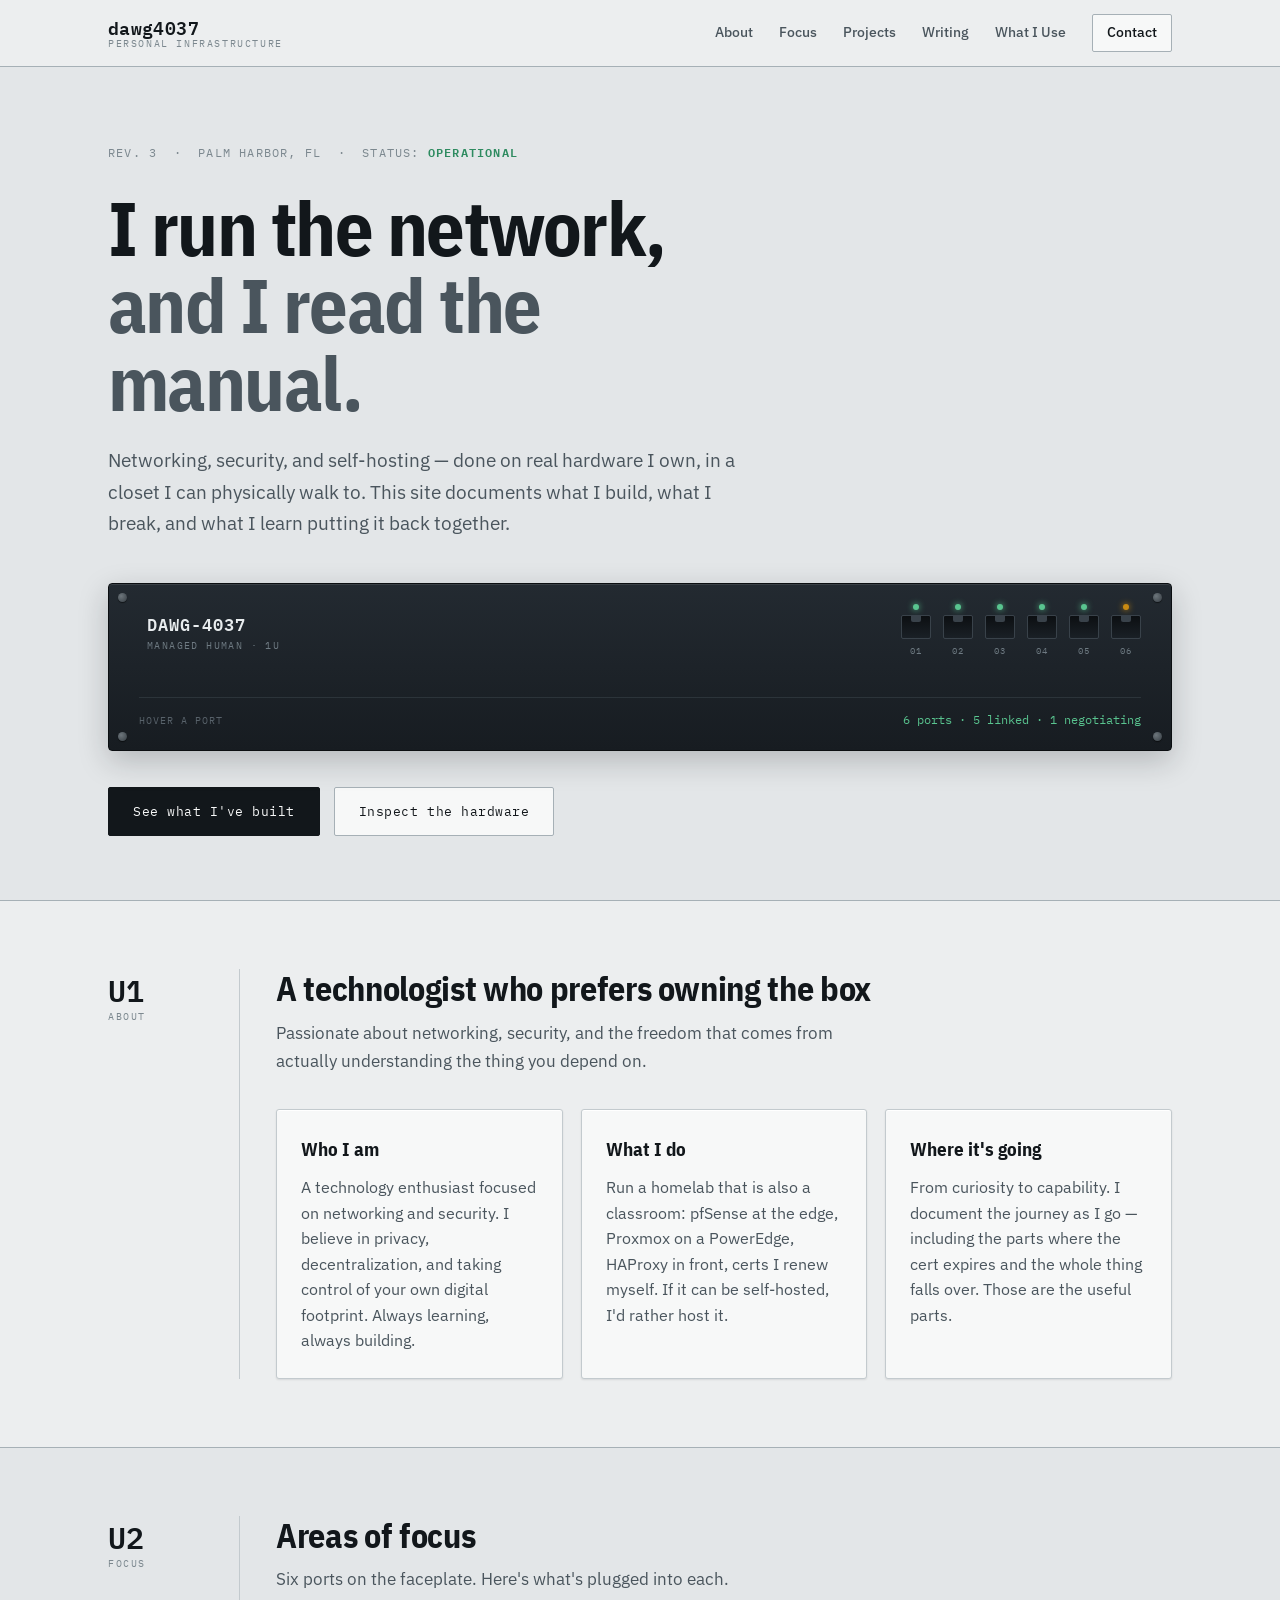
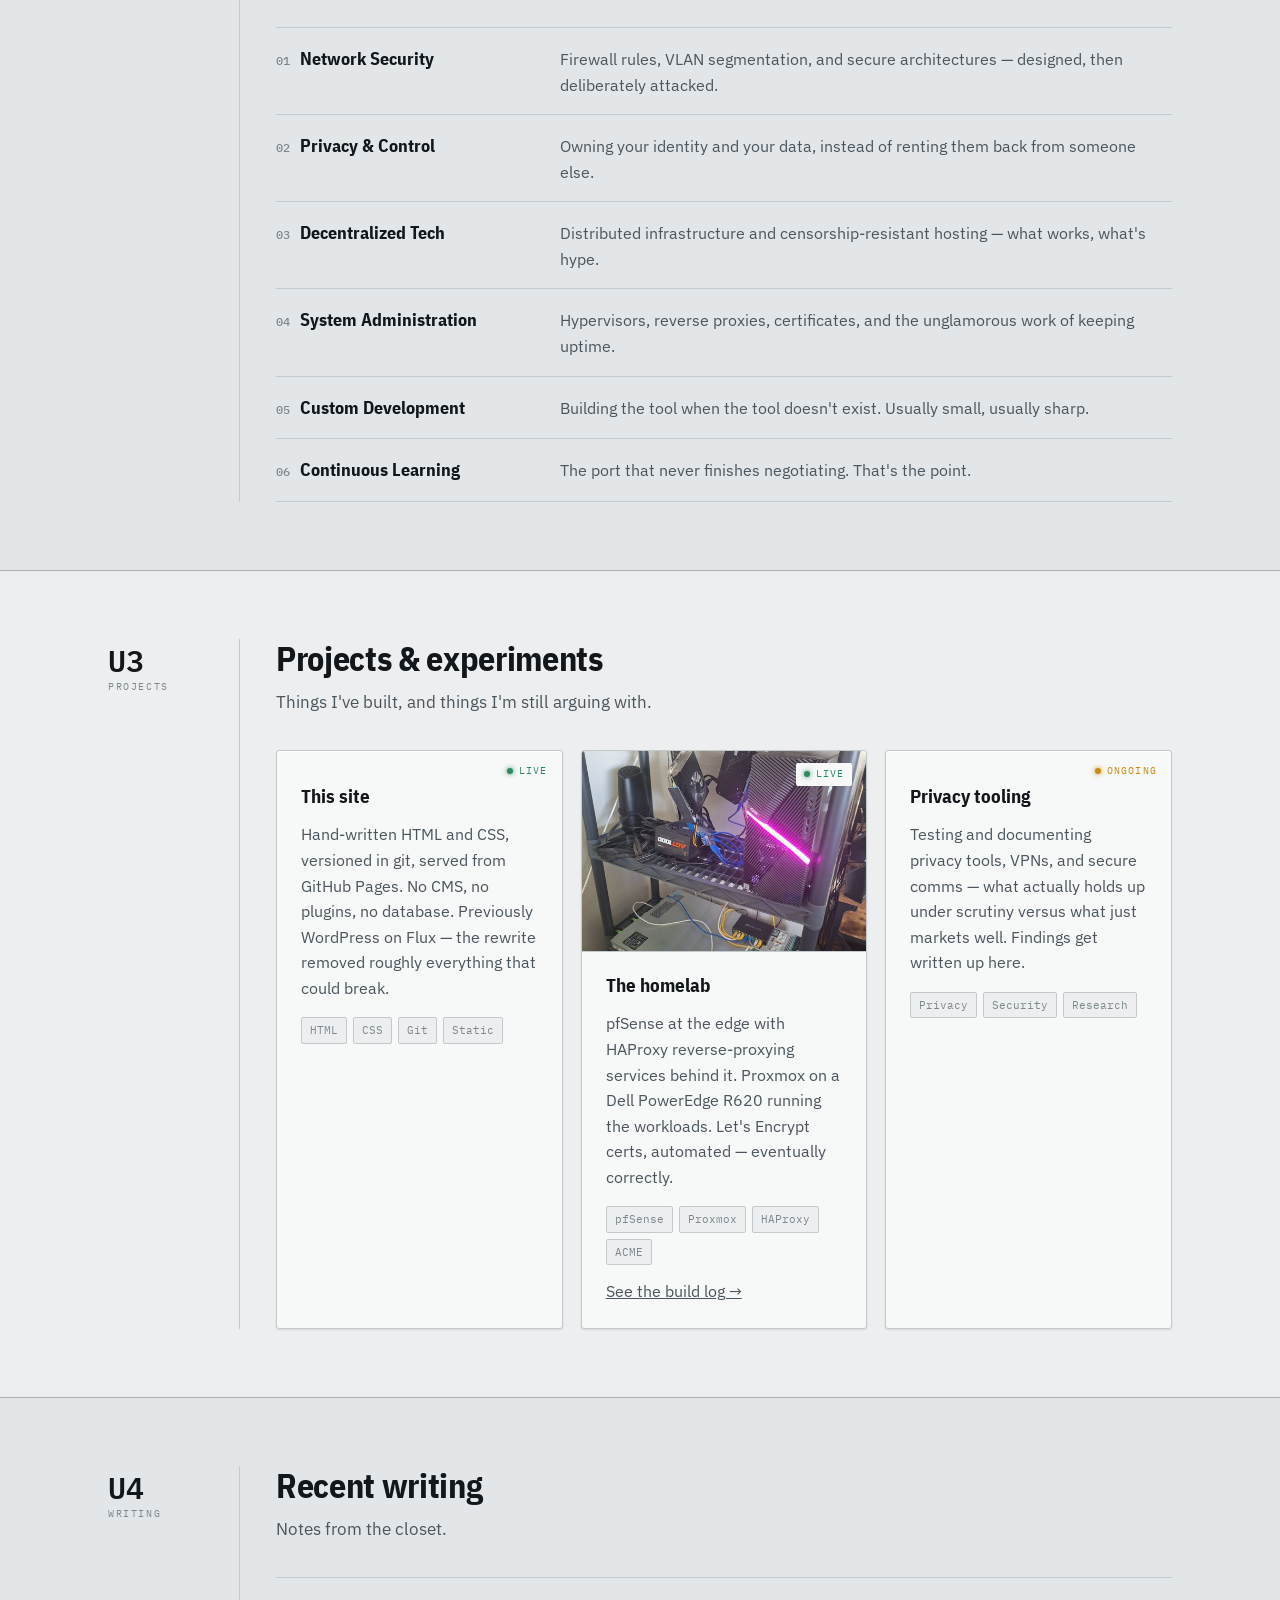
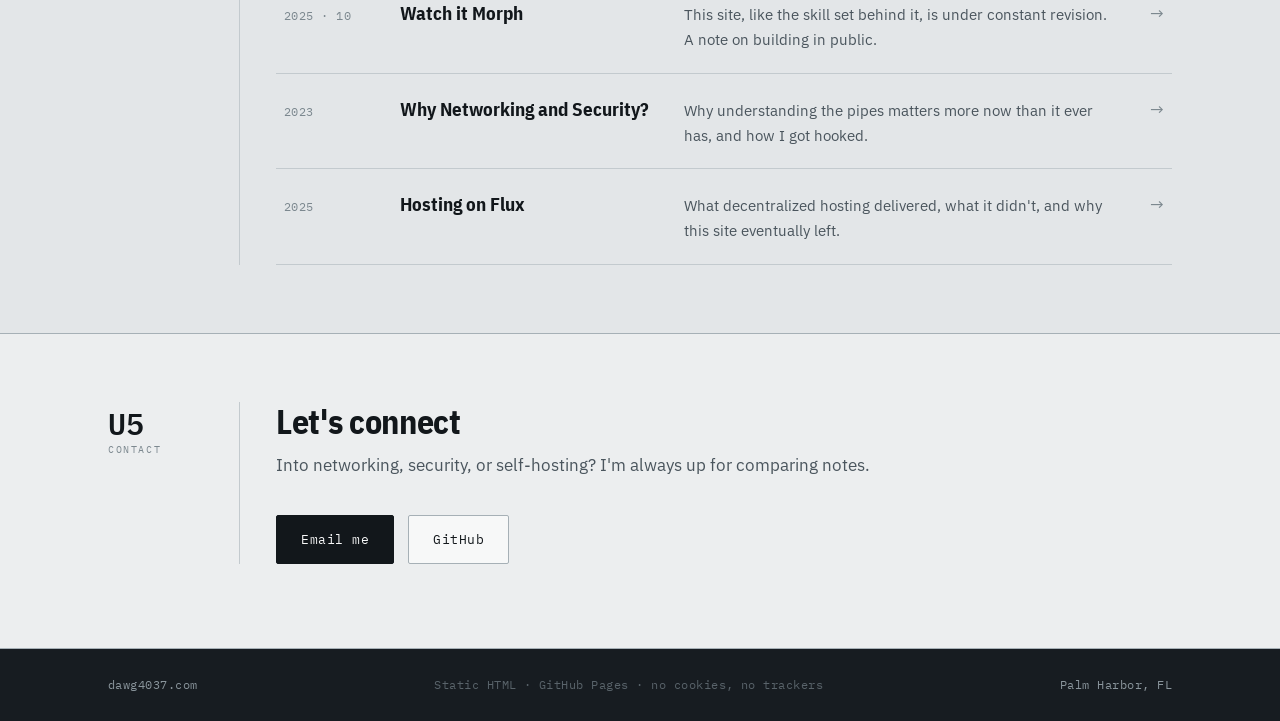
<file: index.html>
<!DOCTYPE html>
<html lang="en">
<head>
<meta charset="utf-8">
<meta name="viewport" content="width=device-width, initial-scale=1">
<title>dawg4037 — networking, security, self-hosting</title>
<meta name="description" content="Personal site of dawg4037. Networking, privacy, self-hosting, and a rack in the closet.">
<link rel="canonical" href="https://dawg4037.com/">
<link rel="icon" href="/favicon.svg" type="image/svg+xml">
<meta name="theme-color" content="#171C21">
<meta property="og:type" content="website">
<meta property="og:site_name" content="dawg4037">
<meta property="og:title" content="dawg4037 — networking, security, self-hosting">
<meta property="og:description" content="Personal site of dawg4037. Networking, privacy, self-hosting, and a rack in the closet.">
<meta property="og:url" content="https://dawg4037.com/">
<meta property="og:image" content="https://dawg4037.com/img/og-card.jpg">
<meta property="og:image:width" content="1200">
<meta property="og:image:height" content="630">
<meta name="twitter:card" content="summary_large_image">
<meta name="twitter:title" content="dawg4037 — networking, security, self-hosting">
<meta name="twitter:description" content="Personal site of dawg4037. Networking, privacy, self-hosting, and a rack in the closet.">
<meta name="twitter:image" content="https://dawg4037.com/img/og-card.jpg">
<script type="application/ld+json">{"@context": "https://schema.org", "@graph": [{"@type": "WebSite", "name": "dawg4037", "url": "https://dawg4037.com/"}, {"@type": "Person", "name": "dawg4037", "url": "https://dawg4037.com/", "sameAs": ["https://github.com/dawg4037"]}]}</script>
<link rel="preconnect" href="https://fonts.googleapis.com">
<link rel="preconnect" href="https://fonts.gstatic.com" crossorigin>
<link href="https://fonts.googleapis.com/css2?family=IBM+Plex+Mono:wght@400;500;600&family=IBM+Plex+Sans+Condensed:wght@600;700&family=IBM+Plex+Sans:wght@400;500;600&display=swap" rel="stylesheet">
<link rel="stylesheet" href="css/style.css">
</head>
<body>

<a class="skip" href="#main">Skip to content</a>

<header class="topbar">
  <div class="wrap topbar-inner">
    <a class="wordmark" href="/">
      <span class="wordmark-name">dawg4037</span>
      <span class="wordmark-sub">Personal Infrastructure</span>
    </a>
    <nav class="nav" aria-label="Primary">
      <a href="#about">About</a>
      <a href="#focus">Focus</a>
      <a href="#projects">Projects</a>
      <a href="#writing">Writing</a>
      <a href="whatiuse/">What I Use</a>
      <a class="nav-cta" href="#contact">Contact</a>
    </nav>
  </div>
</header>

<main id="main">

  <!-- ============ HERO: THE FACEPLATE ============ -->
  <section class="hero">
    <div class="wrap">

      <p class="eyebrow">Rev. 3 &nbsp;·&nbsp; Palm Harbor, FL &nbsp;·&nbsp; Status: <span class="status-ok">operational</span></p>

      <h1 class="hero-title">
        I run the network,<br>
        <em>and I read the manual.</em>
      </h1>

      <p class="hero-lede">
        Networking, security, and self-hosting — done on real hardware I own, in a closet I can
        physically walk to. This site documents what I build, what I break, and what I learn
        putting it back together.
      </p>

      <!-- Signature element: rack faceplate -->
      <div class="faceplate" role="img" aria-label="Illustration: a rack-mounted device faceplate labelled dawg4037, with six ports representing areas of focus.">
        <span class="screw screw-tl"></span>
        <span class="screw screw-bl"></span>
        <span class="screw screw-tr"></span>
        <span class="screw screw-br"></span>

        <div class="faceplate-brand">
          <span class="fp-model">DAWG-4037</span>
          <span class="fp-class">Managed Human · 1U</span>
        </div>

        <div class="faceplate-ports">
          <div class="port" data-label="Network Security">
            <span class="led led-on"></span>
            <span class="jack"></span>
            <span class="port-no">01</span>
          </div>
          <div class="port" data-label="Privacy &amp; Control">
            <span class="led led-on"></span>
            <span class="jack"></span>
            <span class="port-no">02</span>
          </div>
          <div class="port" data-label="Decentralized Tech">
            <span class="led led-on"></span>
            <span class="jack"></span>
            <span class="port-no">03</span>
          </div>
          <div class="port" data-label="System Administration">
            <span class="led led-on"></span>
            <span class="jack"></span>
            <span class="port-no">04</span>
          </div>
          <div class="port" data-label="Custom Development">
            <span class="led led-on"></span>
            <span class="jack"></span>
            <span class="port-no">05</span>
          </div>
          <div class="port" data-label="Always Learning">
            <span class="led led-amber"></span>
            <span class="jack"></span>
            <span class="port-no">06</span>
          </div>
        </div>

        <div class="faceplate-readout">
          <span class="fp-hint">hover a port</span>
          <span class="fp-out" id="fp-out">6 ports · 5 linked · 1 negotiating</span>
        </div>
      </div>

      <div class="hero-actions">
        <a class="btn btn-primary" href="#projects">See what I've built</a>
        <a class="btn" href="whatiuse/">Inspect the hardware</a>
      </div>

    </div>
  </section>

  <!-- ============ ABOUT ============ -->
  <section class="unit" id="about">
    <div class="wrap unit-inner">
      <div class="unit-rail">
        <span class="u-no">U1</span>
        <span class="u-name">About</span>
      </div>
      <div class="unit-body">
        <h2 class="unit-title">A technologist who prefers owning the box</h2>
        <p class="unit-lede">
          Passionate about networking, security, and the freedom that comes from actually
          understanding the thing you depend on.
        </p>

        <div class="grid-3">
          <article class="card">
            <h3>Who I am</h3>
            <p>A technology enthusiast focused on networking and security. I believe in privacy,
            decentralization, and taking control of your own digital footprint. Always learning,
            always building.</p>
          </article>
          <article class="card">
            <h3>What I do</h3>
            <p>Run a homelab that is also a classroom: pfSense at the edge, Proxmox on a PowerEdge,
            HAProxy in front, certs I renew myself. If it can be self-hosted, I'd rather host it.</p>
          </article>
          <article class="card">
            <h3>Where it's going</h3>
            <p>From curiosity to capability. I document the journey as I go — including the parts
            where the cert expires and the whole thing falls over. Those are the useful parts.</p>
          </article>
        </div>
      </div>
    </div>
  </section>

  <!-- ============ FOCUS ============ -->
  <section class="unit" id="focus">
    <div class="wrap unit-inner">
      <div class="unit-rail">
        <span class="u-no">U2</span>
        <span class="u-name">Focus</span>
      </div>
      <div class="unit-body">
        <h2 class="unit-title">Areas of focus</h2>
        <p class="unit-lede">Six ports on the faceplate. Here's what's plugged into each.</p>

        <dl class="spec-table">
          <div class="spec-row">
            <dt><span class="spec-idx">01</span> Network Security</dt>
            <dd>Firewall rules, VLAN segmentation, and secure architectures — designed, then deliberately attacked.</dd>
          </div>
          <div class="spec-row">
            <dt><span class="spec-idx">02</span> Privacy &amp; Control</dt>
            <dd>Owning your identity and your data, instead of renting them back from someone else.</dd>
          </div>
          <div class="spec-row">
            <dt><span class="spec-idx">03</span> Decentralized Tech</dt>
            <dd>Distributed infrastructure and censorship-resistant hosting — what works, what's hype.</dd>
          </div>
          <div class="spec-row">
            <dt><span class="spec-idx">04</span> System Administration</dt>
            <dd>Hypervisors, reverse proxies, certificates, and the unglamorous work of keeping uptime.</dd>
          </div>
          <div class="spec-row">
            <dt><span class="spec-idx">05</span> Custom Development</dt>
            <dd>Building the tool when the tool doesn't exist. Usually small, usually sharp.</dd>
          </div>
          <div class="spec-row">
            <dt><span class="spec-idx">06</span> Continuous Learning</dt>
            <dd>The port that never finishes negotiating. That's the point.</dd>
          </div>
        </dl>
      </div>
    </div>
  </section>

  <!-- ============ PROJECTS ============ -->
  <section class="unit" id="projects">
    <div class="wrap unit-inner">
      <div class="unit-rail">
        <span class="u-no">U3</span>
        <span class="u-name">Projects</span>
      </div>
      <div class="unit-body">
        <h2 class="unit-title">Projects &amp; experiments</h2>
        <p class="unit-lede">Things I've built, and things I'm still arguing with.</p>

        <div class="grid-3">
          <article class="card card-project">
            <span class="card-state state-live">live</span>
            <h3>This site</h3>
            <p>Hand-written HTML and CSS, versioned in git, served from GitHub Pages. No CMS, no
            plugins, no database. Previously WordPress on Flux — the rewrite removed roughly
            everything that could break.</p>
            <ul class="tags">
              <li>HTML</li><li>CSS</li><li>Git</li><li>Static</li>
            </ul>
          </article>

          <article class="card card-project">
            <a class="card-photo" href="whatiuse/#buildlog"><img src="img/thumb/2025-07-17-145544.jpg" width="540" height="720" loading="lazy" alt="The homelab rack in mid-2025: UniFi switch on top, a Dell G5 glowing pink, the PowerEdge R620 and TP-Link switch below."></a>
            <span class="card-state state-live">live</span>
            <h3>The homelab</h3>
            <p>pfSense at the edge with HAProxy reverse-proxying services behind it. Proxmox on a
            Dell PowerEdge R620 running the workloads. Let's Encrypt certs, automated — eventually
            correctly.</p>
            <ul class="tags">
              <li>pfSense</li><li>Proxmox</li><li>HAProxy</li><li>ACME</li>
            </ul>
            <p style="margin-top:14px"><a href="whatiuse/#buildlog">See the build log →</a></p>
          </article>

          <article class="card card-project">
            <span class="card-state state-wip">ongoing</span>
            <h3>Privacy tooling</h3>
            <p>Testing and documenting privacy tools, VPNs, and secure comms — what actually holds up
            under scrutiny versus what just markets well. Findings get written up here.</p>
            <ul class="tags">
              <li>Privacy</li><li>Security</li><li>Research</li>
            </ul>
          </article>
        </div>
      </div>
    </div>
  </section>

  <!-- ============ WRITING ============ -->
  <section class="unit" id="writing">
    <div class="wrap unit-inner">
      <div class="unit-rail">
        <span class="u-no">U4</span>
        <span class="u-name">Writing</span>
      </div>
      <div class="unit-body">
        <h2 class="unit-title">Recent writing</h2>
        <p class="unit-lede">Notes from the closet.</p>

        <ul class="post-list">
          <li>
            <a href="posts/watch-it-morph.html">
              <time datetime="2025-10">2025 · 10</time>
              <span class="post-title">Watch it Morph</span>
              <span class="post-desc">This site, like the skill set behind it, is under constant revision. A note on building in public.</span>
              <span class="post-go" aria-hidden="true">→</span>
            </a>
          </li>
          <li>
            <a href="posts/why-networking-and-security.html">
              <time datetime="2023">2023</time>
              <span class="post-title">Why Networking and Security?</span>
              <span class="post-desc">Why understanding the pipes matters more now than it ever has, and how I got hooked.</span>
              <span class="post-go" aria-hidden="true">→</span>
            </a>
          </li>
          <li>
            <a href="posts/hosting-on-flux.html">
              <time datetime="2025">2025</time>
              <span class="post-title">Hosting on Flux</span>
              <span class="post-desc">What decentralized hosting delivered, what it didn't, and why this site eventually left.</span>
              <span class="post-go" aria-hidden="true">→</span>
            </a>
          </li>
        </ul>
      </div>
    </div>
  </section>

  <!-- ============ CONTACT ============ -->
  <section class="unit unit-last" id="contact">
    <div class="wrap unit-inner">
      <div class="unit-rail">
        <span class="u-no">U5</span>
        <span class="u-name">Contact</span>
      </div>
      <div class="unit-body">
        <h2 class="unit-title">Let's connect</h2>
        <p class="unit-lede">
          Into networking, security, or self-hosting? I'm always up for comparing notes.
        </p>
        <div class="hero-actions">
          <a class="btn btn-primary" href="mailto:jarvis_honeycutt@dawg4037.com">Email me</a>
          <a class="btn" href="https://github.com/dawg4037">GitHub</a>
        </div>
      </div>
    </div>
  </section>

</main>

<footer class="foot">
  <div class="wrap foot-inner">
    <span>dawg4037.com</span>
    <span class="foot-mid">Static HTML · GitHub Pages · no cookies, no trackers</span>
    <span>Palm Harbor, FL</span>
  </div>
</footer>

<script src="js/site.js"></script>
</body>
</html>
</file>
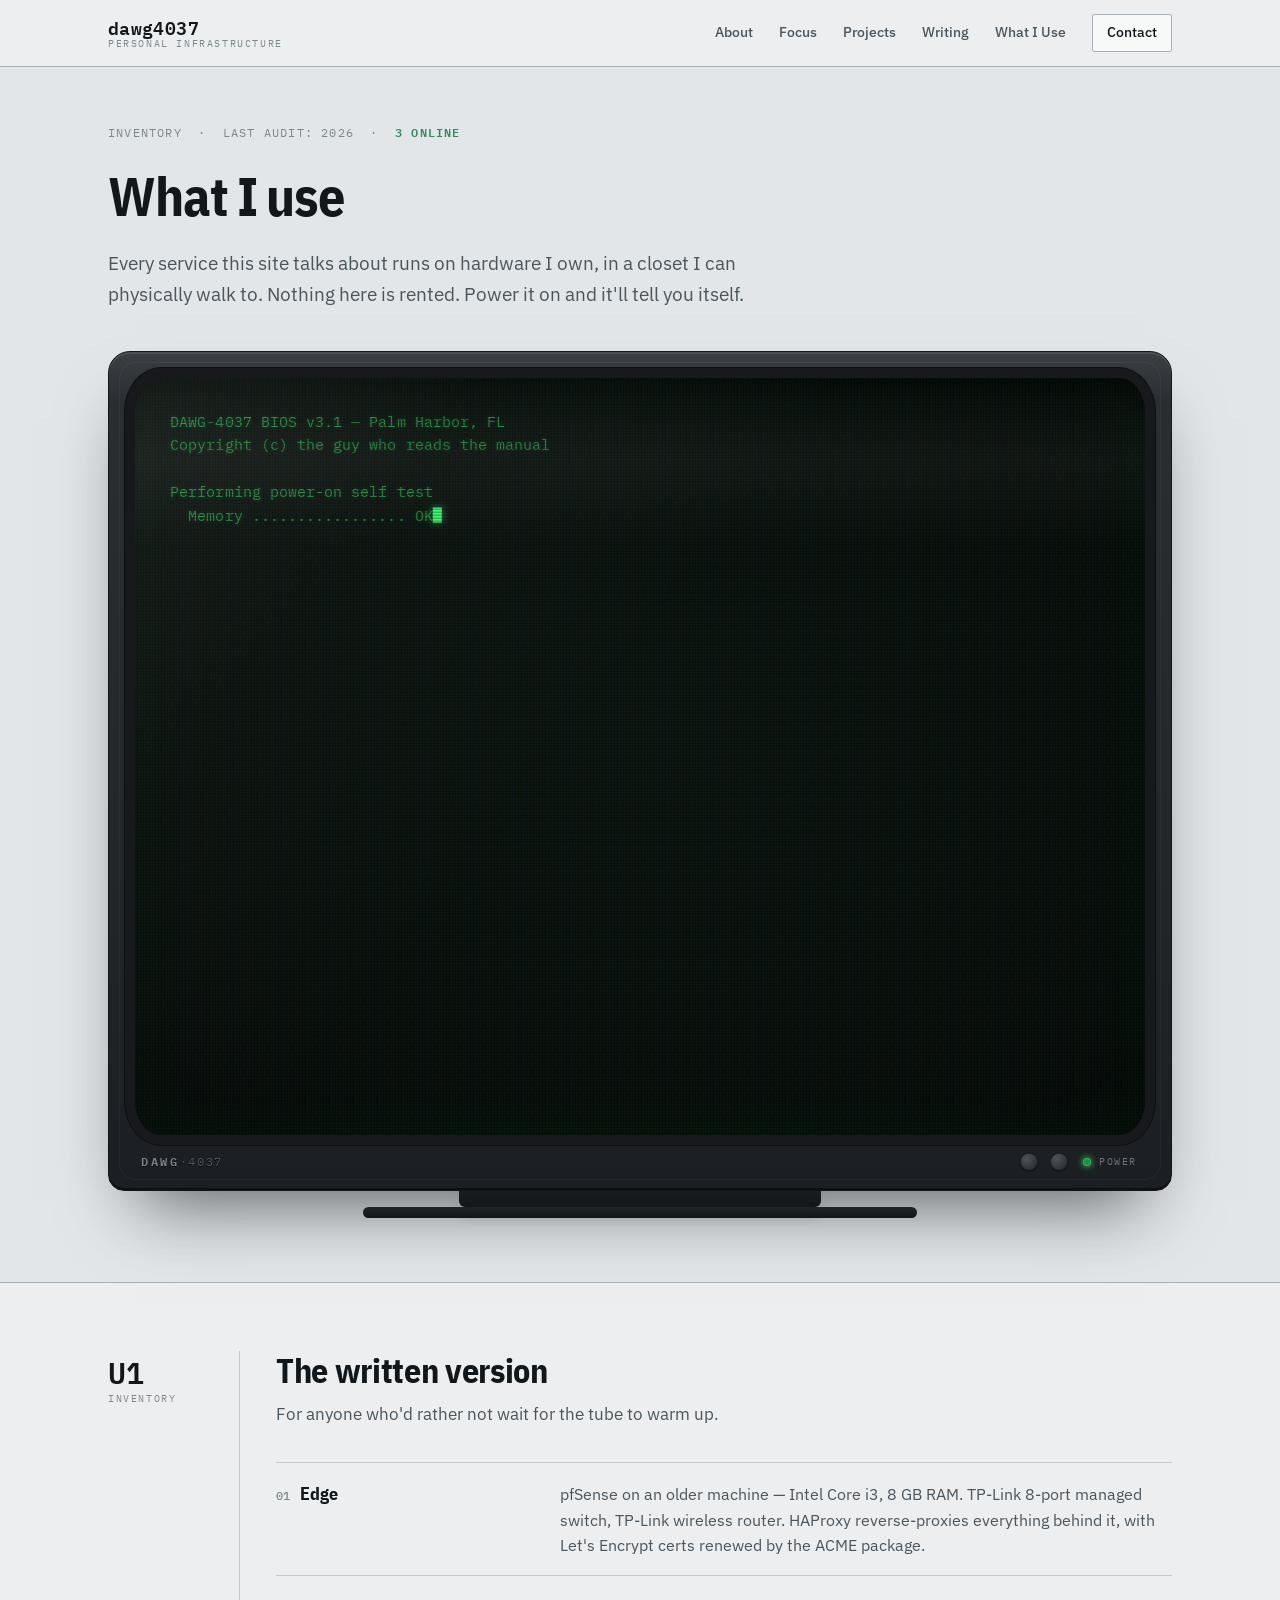
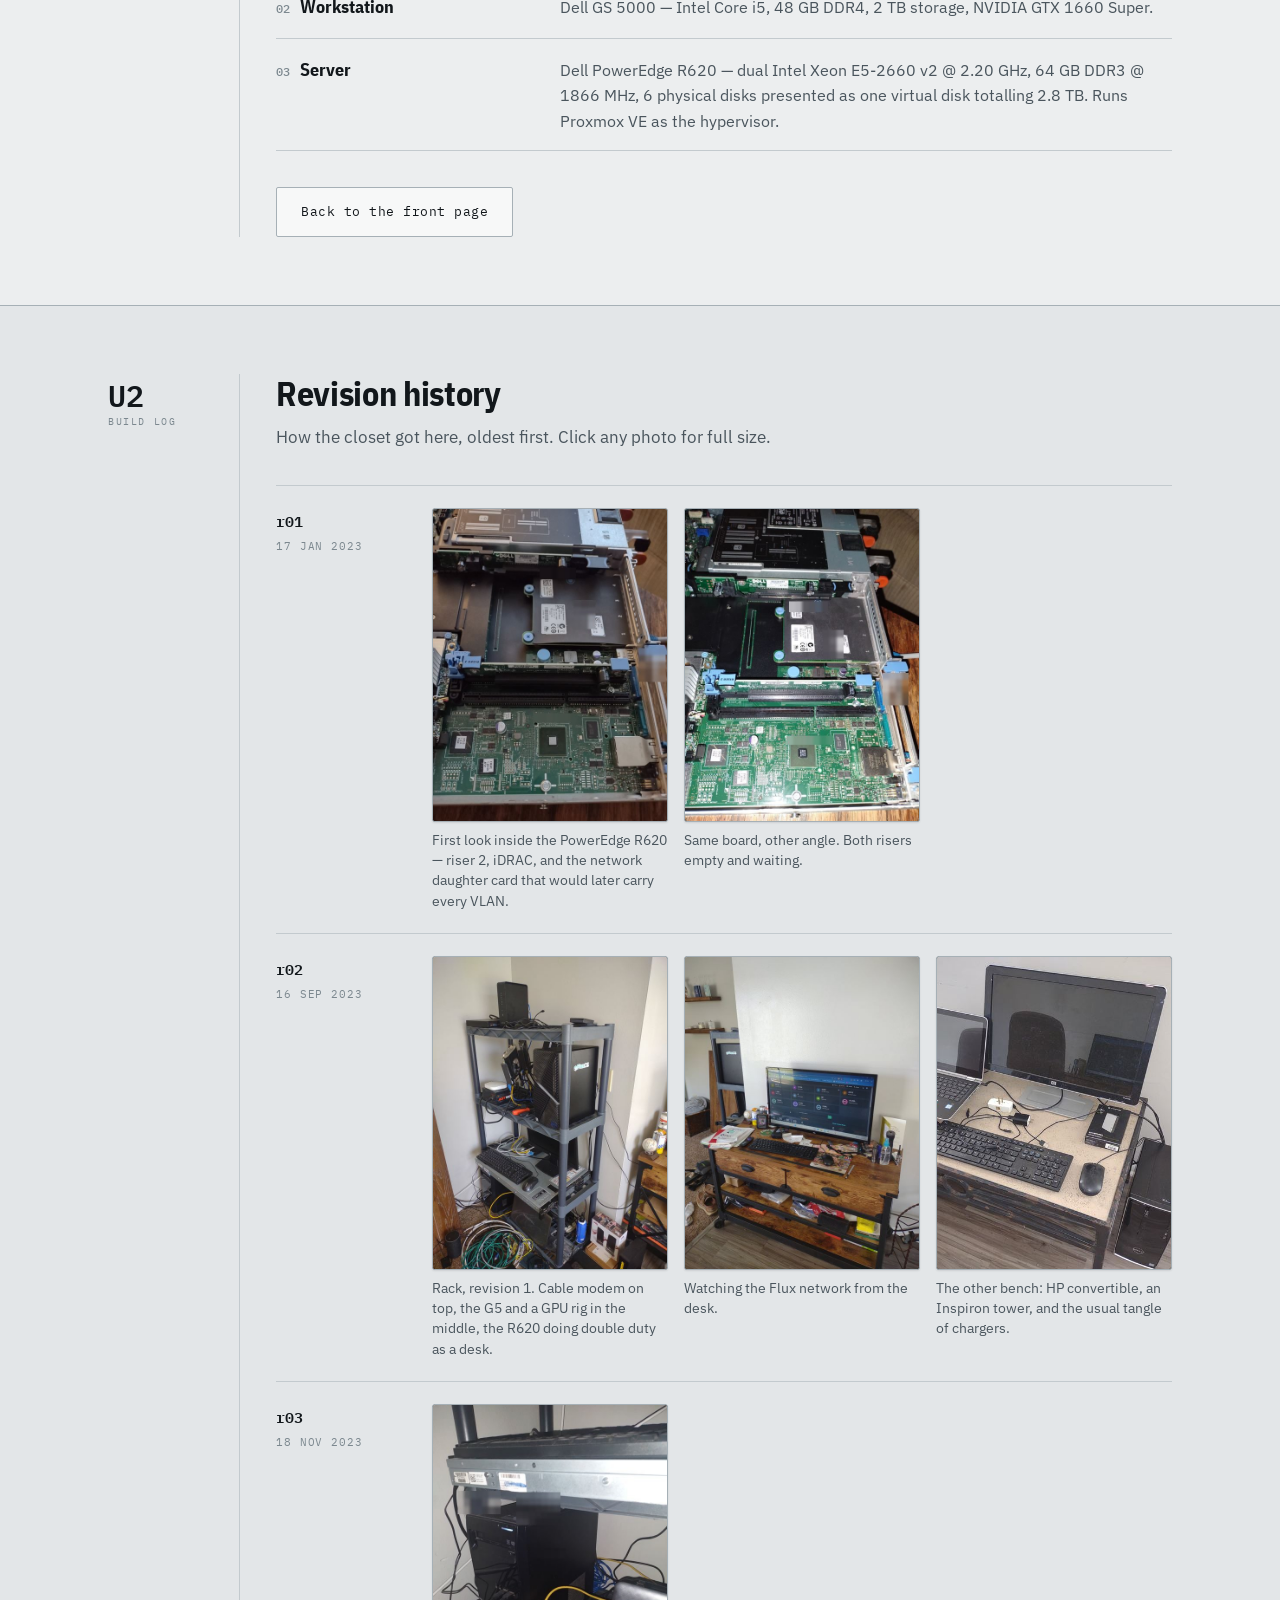
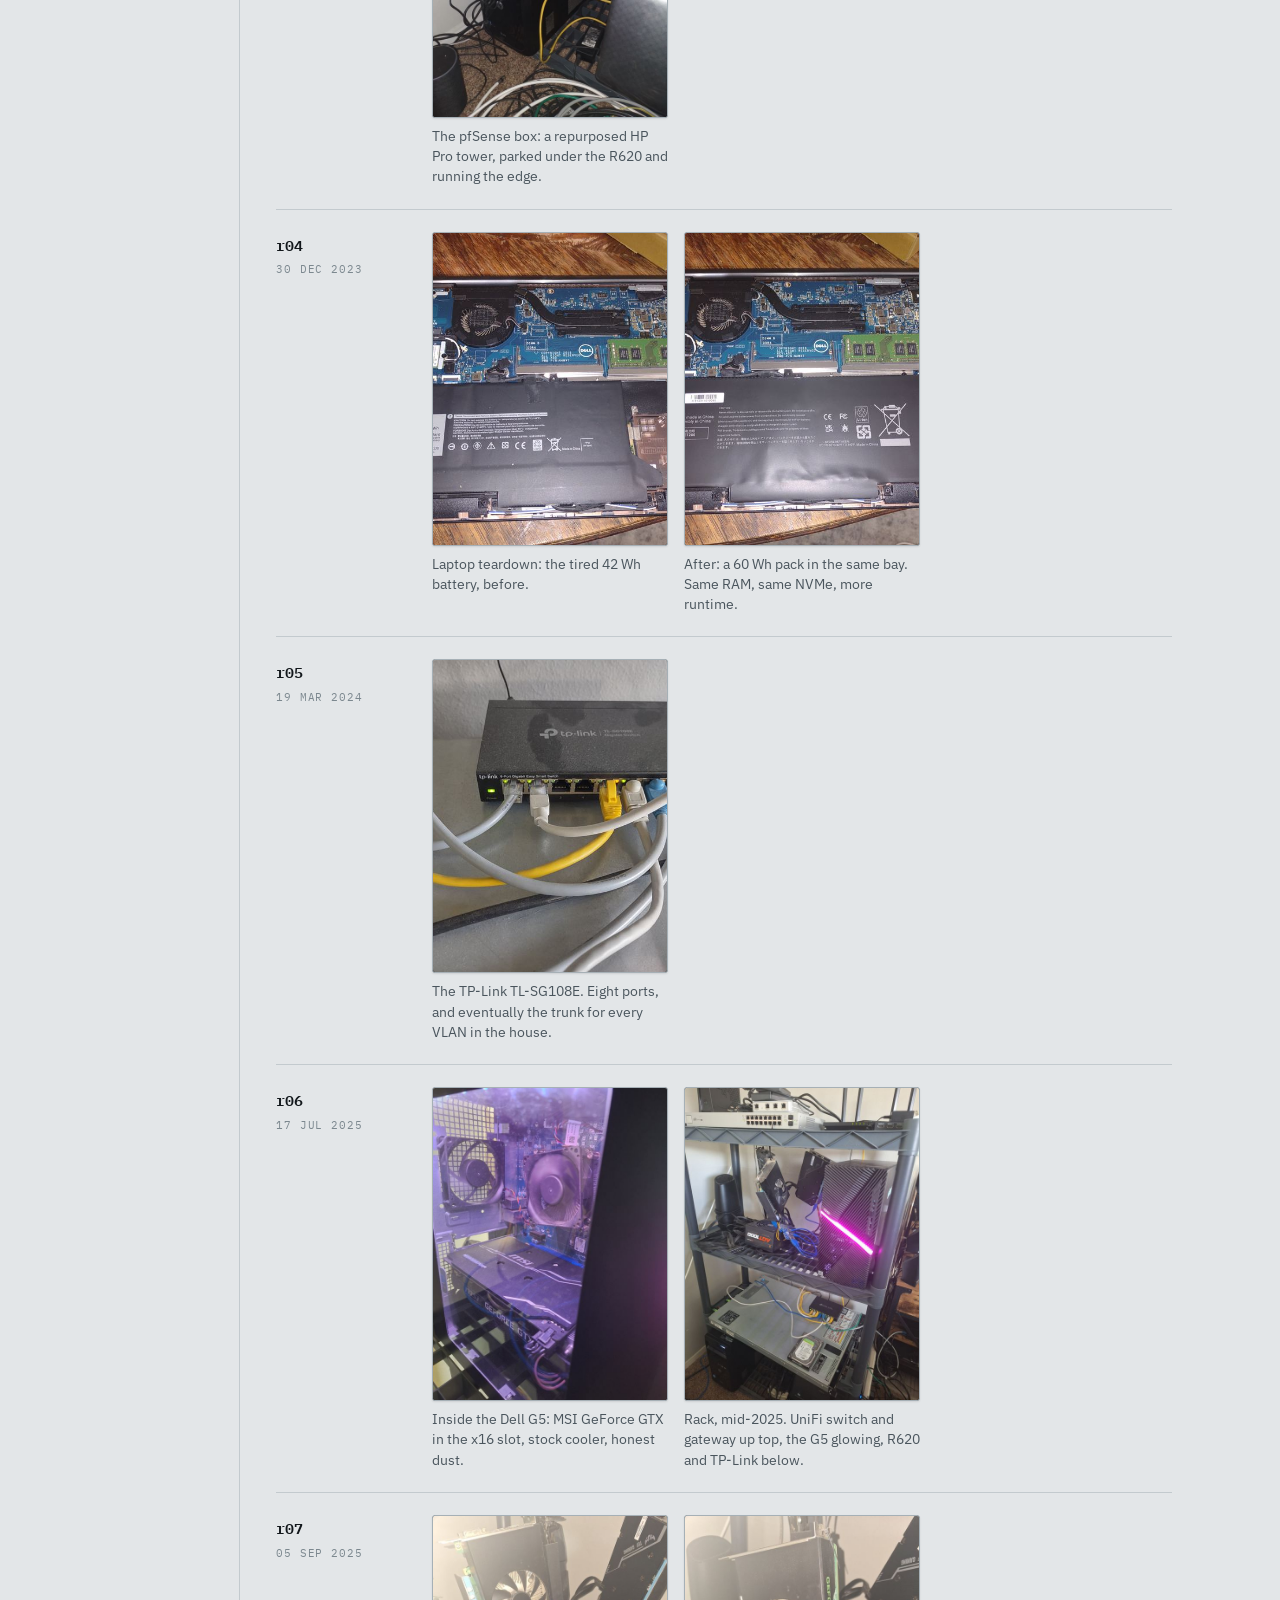
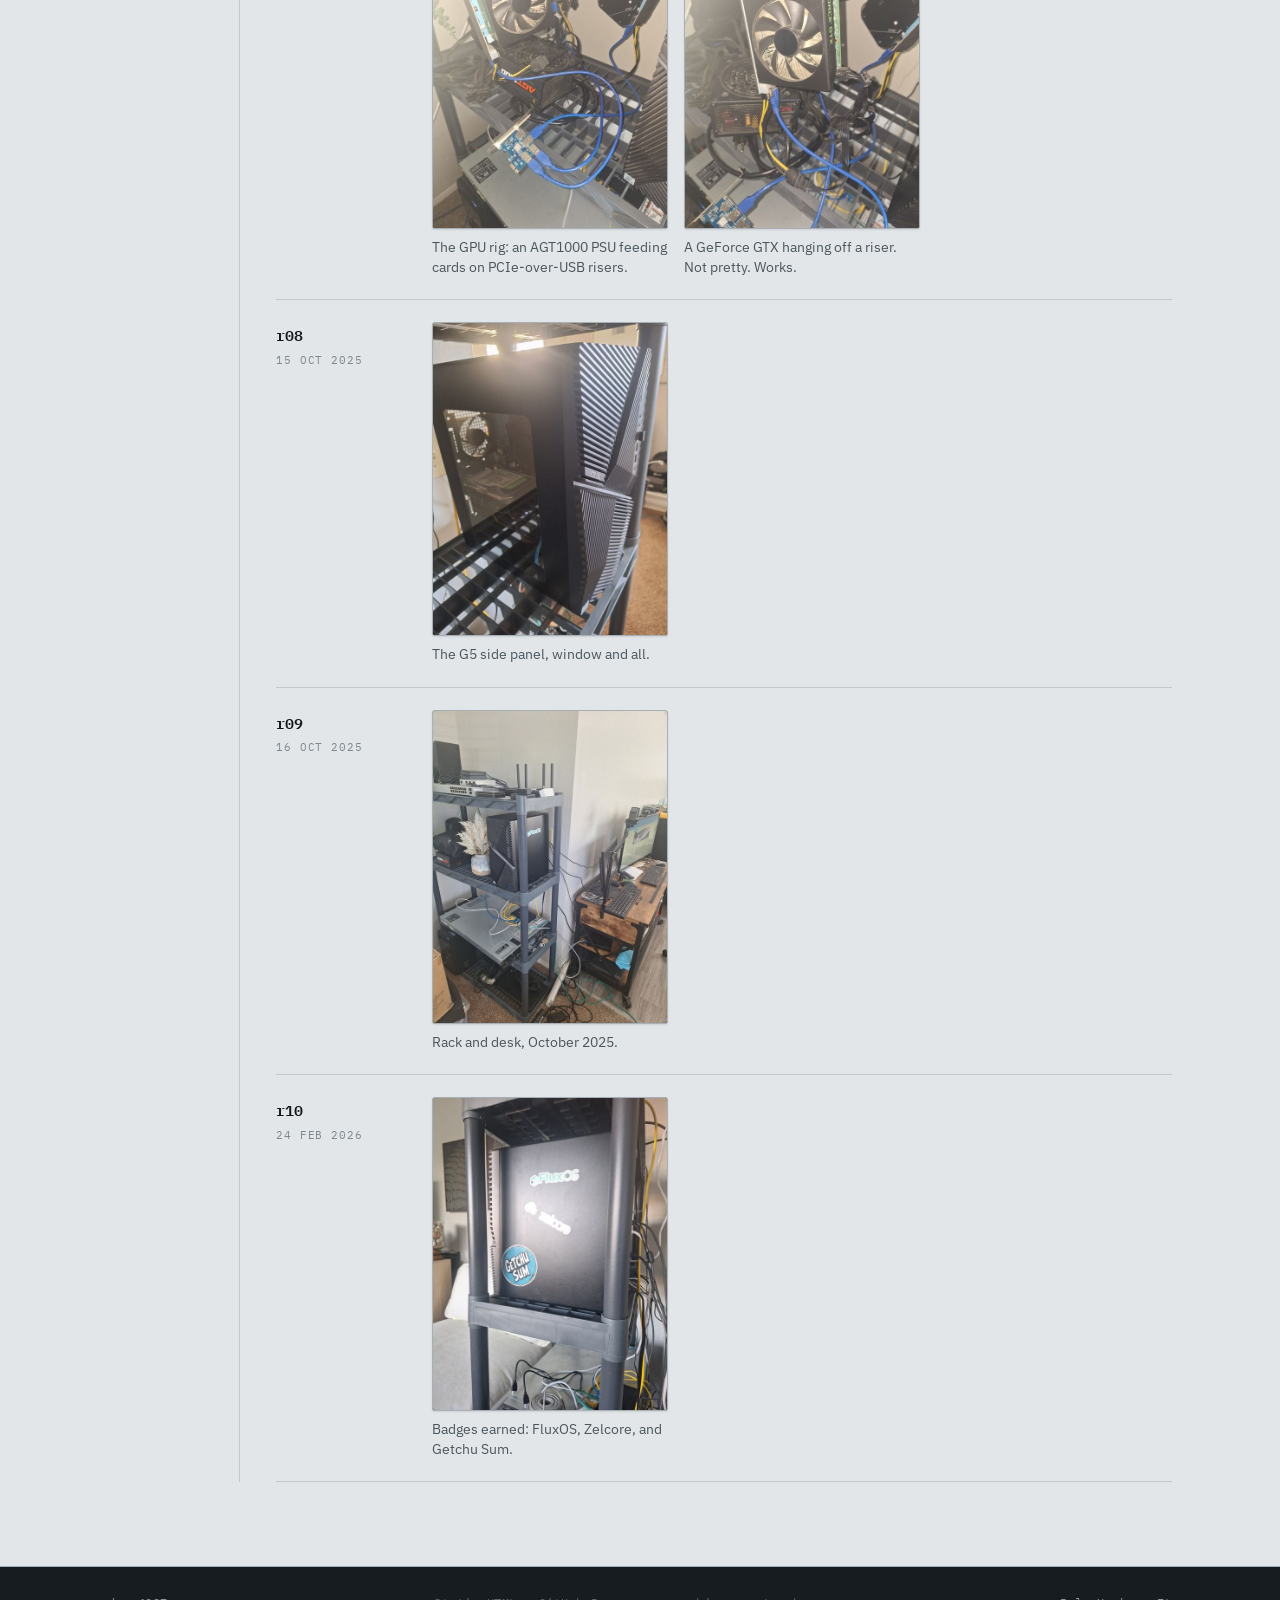
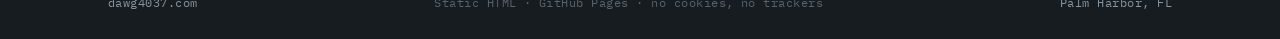
<file: whatiuse/index.html>
<!DOCTYPE html>
<html lang="en">
<head>
<meta charset="utf-8">
<meta name="viewport" content="width=device-width, initial-scale=1">
<title>What I Use — dawg4037</title>
<meta name="description" content="The hardware behind dawg4037.com: pfSense at the edge, a Dell workstation, a PowerEdge R620 running Proxmox — plus a photo build log.">
<link rel="canonical" href="https://dawg4037.com/whatiuse/">
<link rel="icon" href="/favicon.svg" type="image/svg+xml">
<meta name="theme-color" content="#171C21">
<meta property="og:type" content="website">
<meta property="og:site_name" content="dawg4037">
<meta property="og:title" content="What I Use — dawg4037">
<meta property="og:description" content="The hardware behind dawg4037.com: pfSense at the edge, a Dell workstation, a PowerEdge R620 running Proxmox — plus a photo build log.">
<meta property="og:url" content="https://dawg4037.com/whatiuse/">
<meta property="og:image" content="https://dawg4037.com/img/og-card.jpg">
<meta property="og:image:width" content="1200">
<meta property="og:image:height" content="630">
<meta name="twitter:card" content="summary_large_image">
<meta name="twitter:title" content="What I Use — dawg4037">
<meta name="twitter:description" content="The hardware behind dawg4037.com: pfSense at the edge, a Dell workstation, a PowerEdge R620 running Proxmox — plus a photo build log.">
<meta name="twitter:image" content="https://dawg4037.com/img/og-card.jpg">
<script type="application/ld+json">{"@context": "https://schema.org", "@type": "WebPage", "name": "What I Use — dawg4037", "url": "https://dawg4037.com/whatiuse/", "author": {"@type": "Person", "name": "dawg4037", "url": "https://dawg4037.com/", "sameAs": ["https://github.com/dawg4037"]}}</script>
<link rel="preconnect" href="https://fonts.googleapis.com">
<link rel="preconnect" href="https://fonts.gstatic.com" crossorigin>
<link href="https://fonts.googleapis.com/css2?family=IBM+Plex+Mono:wght@400;500;600&family=IBM+Plex+Sans+Condensed:wght@600;700&family=IBM+Plex+Sans:wght@400;500;600&display=swap" rel="stylesheet">
<link rel="stylesheet" href="../css/style.css">
<link rel="stylesheet" href="../css/crt.css">
</head>
<body>

<a class="skip" href="#main">Skip to content</a>

<header class="topbar">
  <div class="wrap topbar-inner">
    <a class="wordmark" href="../">
      <span class="wordmark-name">dawg4037</span>
      <span class="wordmark-sub">Personal Infrastructure</span>
    </a>
    <nav class="nav" aria-label="Primary">
      <a href="../#about">About</a>
      <a href="../#focus">Focus</a>
      <a href="../#projects">Projects</a>
      <a href="../#writing">Writing</a>
      <a href="./" aria-current="page">What I Use</a>
      <a class="nav-cta" href="../#contact">Contact</a>
    </nav>
  </div>
</header>

<main id="main">

  <section class="hero hero-tight">
    <div class="wrap">
      <p class="eyebrow">Inventory &nbsp;·&nbsp; Last audit: 2026 &nbsp;·&nbsp; <span class="status-ok">3 online</span></p>
      <h1 class="hero-title hero-title-sm">What I use</h1>
      <p class="hero-lede">
        Every service this site talks about runs on hardware I own, in a closet I can physically
        walk to. Nothing here is rented. Power it on and it'll tell you itself.
      </p>

      <!-- CRT -->
      <div class="crt" data-loop="7000">
        <div class="screen booting">
          <div class="screen-inner"></div>
          <div class="mask"></div>
          <div class="scanlines"></div>
          <div class="roll"></div>
          <div class="glare"></div>
          <div class="vignette"></div>
        </div>

        <div class="chin">
          <div class="badge">DAWG<span>·4037</span></div>
          <div class="controls">
            <span class="knob" title="Brightness"></span>
            <span class="knob" title="Contrast"></span>
            <button class="pwr" aria-label="Power">
              <span class="led-pwr"></span> Power
            </button>
          </div>
        </div>

        <script type="application/json">
[
  ["DAWG-4037 BIOS v3.1 — Palm Harbor, FL", "dim", 0],
  ["Copyright (c) the guy who reads the manual", "dim", 0],
  ["", "", 0],
  ["Performing power-on self test", "dim", 14],
  ["  Memory ................. OK", "dim", 0],
  ["  Storage ................ OK", "dim", 0],
  ["  Uplink ................. OK", "dim", 0],
  ["  Coffee ................. LOW", "warn", 0],
  ["", "", 0],
  ["$ hwinfo --all", "hi", 26],
  ["", "", 0],
  ["[ EDGE ] pfSense", "", 0],
  ["  Intel Core i3 · 8 GB RAM", "dim", 0],
  ["  TP-Link 8-port managed switch", "dim", 0],
  ["  TP-Link wireless router", "dim", 0],
  ["  HAProxy reverse proxy · ACME certs", "dim", 0],
  ["", "", 0],
  ["[ WORKSTATION ] Dell GS 5000", "", 0],
  ["  Intel Core i5 · 48 GB DDR4", "dim", 0],
  ["  2 TB storage", "dim", 0],
  ["  NVIDIA GTX 1660 Super", "dim", 0],
  ["", "", 0],
  ["[ SERVER ] Dell PowerEdge R620", "", 0],
  ["  2x Intel Xeon E5-2660 v2 @ 2.20 GHz", "dim", 0],
  ["  64 GB DDR3 @ 1866 MHz", "dim", 0],
  ["  6 physical disks · 1 virtual · 2.8 TB", "dim", 0],
  ["  Proxmox VE — hypervisor", "dim", 0],
  ["", "", 0],
  ["3 machines online. 0 rented.", "hi", 22]
]
        </script>
      </div>
      <div class="stand"></div>
      <div class="base"></div>

    </div>
  </section>

  <!-- Text inventory: the accessible, crawlable version of the same data -->
  <section class="unit">
    <div class="wrap unit-inner">
      <div class="unit-rail">
        <span class="u-no">U1</span>
        <span class="u-name">Inventory</span>
      </div>
      <div class="unit-body">
        <h2 class="unit-title">The written version</h2>
        <p class="unit-lede">For anyone who'd rather not wait for the tube to warm up.</p>

        <dl class="spec-table">
          <div class="spec-row">
            <dt><span class="spec-idx">01</span> Edge</dt>
            <dd>
              pfSense on an older machine — Intel Core i3, 8&nbsp;GB RAM.
              TP-Link 8-port managed switch, TP-Link wireless router.
              HAProxy reverse-proxies everything behind it, with Let's Encrypt certs
              renewed by the ACME package.
            </dd>
          </div>
          <div class="spec-row">
            <dt><span class="spec-idx">02</span> Workstation</dt>
            <dd>
              Dell GS 5000 — Intel Core i5, 48&nbsp;GB DDR4, 2&nbsp;TB storage,
              NVIDIA GTX 1660 Super.
            </dd>
          </div>
          <div class="spec-row">
            <dt><span class="spec-idx">03</span> Server</dt>
            <dd>
              Dell PowerEdge R620 — dual Intel Xeon E5-2660 v2 @ 2.20&nbsp;GHz,
              64&nbsp;GB DDR3 @ 1866&nbsp;MHz, 6 physical disks presented as one virtual
              disk totalling 2.8&nbsp;TB. Runs Proxmox VE as the hypervisor.
            </dd>
          </div>
        </dl>

        <div class="hero-actions">
          <a class="btn" href="../">Back to the front page</a>
        </div>
      </div>
    </div>
  </section>

  <!-- Build log: dated photos, oldest first -->
  <section class="unit unit-last" id="buildlog">
    <div class="wrap unit-inner">
      <div class="unit-rail">
        <span class="u-no">U2</span>
        <span class="u-name">Build log</span>
      </div>
      <div class="unit-body">
        <h2 class="unit-title">Revision history</h2>
        <p class="unit-lede">How the closet got here, oldest first. Click any photo for full size.</p>
        <ol class="revlog">
      <li class="rev">
        <div class="rev-head"><span class="rev-no">r01</span><time datetime="2023-01-17">17 Jan 2023</time></div>
        <div class="rev-shots">
          <figure class="shot">
            <a href="../img/full/2023-01-17-175349-r.jpg"><img src="../img/thumb/2023-01-17-175349-r.jpg" width="540" height="720" loading="lazy" decoding="async" alt="First look inside the PowerEdge R620 — riser 2, iDRAC, and the network daughter card that would later carry every VLAN."></a>
            <figcaption>First look inside the PowerEdge R620 — riser 2, iDRAC, and the network daughter card that would later carry every VLAN.</figcaption>
          </figure>
          <figure class="shot">
            <a href="../img/full/2023-01-17-175358-r.jpg"><img src="../img/thumb/2023-01-17-175358-r.jpg" width="540" height="720" loading="lazy" decoding="async" alt="Same board, other angle. Both risers empty and waiting."></a>
            <figcaption>Same board, other angle. Both risers empty and waiting.</figcaption>
          </figure>
        </div>
      </li>
      <li class="rev">
        <div class="rev-head"><span class="rev-no">r02</span><time datetime="2023-09-16">16 Sep 2023</time></div>
        <div class="rev-shots">
          <figure class="shot">
            <a href="../img/full/2023-09-16-120434.jpg"><img src="../img/thumb/2023-09-16-120434.jpg" width="540" height="720" loading="lazy" decoding="async" alt="Rack, revision 1. Cable modem on top, the G5 and a GPU rig in the middle, the R620 doing double duty as a desk."></a>
            <figcaption>Rack, revision 1. Cable modem on top, the G5 and a GPU rig in the middle, the R620 doing double duty as a desk.</figcaption>
          </figure>
          <figure class="shot">
            <a href="../img/full/2023-09-16-120457.jpg"><img src="../img/thumb/2023-09-16-120457.jpg" width="540" height="720" loading="lazy" decoding="async" alt="Watching the Flux network from the desk."></a>
            <figcaption>Watching the Flux network from the desk.</figcaption>
          </figure>
          <figure class="shot">
            <a href="../img/full/2023-09-16-120543.jpg"><img src="../img/thumb/2023-09-16-120543.jpg" width="720" height="540" loading="lazy" decoding="async" alt="The other bench: HP convertible, an Inspiron tower, and the usual tangle of chargers."></a>
            <figcaption>The other bench: HP convertible, an Inspiron tower, and the usual tangle of chargers.</figcaption>
          </figure>
        </div>
      </li>
      <li class="rev">
        <div class="rev-head"><span class="rev-no">r03</span><time datetime="2023-11-18">18 Nov 2023</time></div>
        <div class="rev-shots">
          <figure class="shot">
            <a href="../img/full/2023-11-18-223754-r.jpg"><img src="../img/thumb/2023-11-18-223754-r.jpg" width="540" height="720" loading="lazy" decoding="async" alt="The pfSense box: a repurposed HP Pro tower, parked under the R620 and running the edge."></a>
            <figcaption>The pfSense box: a repurposed HP Pro tower, parked under the R620 and running the edge.</figcaption>
          </figure>
        </div>
      </li>
      <li class="rev">
        <div class="rev-head"><span class="rev-no">r04</span><time datetime="2023-12-30">30 Dec 2023</time></div>
        <div class="rev-shots">
          <figure class="shot">
            <a href="../img/full/2023-12-30-125135.jpg"><img src="../img/thumb/2023-12-30-125135.jpg" width="720" height="540" loading="lazy" decoding="async" alt="Laptop teardown: the tired 42 Wh battery, before."></a>
            <figcaption>Laptop teardown: the tired 42 Wh battery, before.</figcaption>
          </figure>
          <figure class="shot">
            <a href="../img/full/2023-12-30-125153.jpg"><img src="../img/thumb/2023-12-30-125153.jpg" width="720" height="540" loading="lazy" decoding="async" alt="After: a 60 Wh pack in the same bay. Same RAM, same NVMe, more runtime."></a>
            <figcaption>After: a 60 Wh pack in the same bay. Same RAM, same NVMe, more runtime.</figcaption>
          </figure>
        </div>
      </li>
      <li class="rev">
        <div class="rev-head"><span class="rev-no">r05</span><time datetime="2024-03-19">19 Mar 2024</time></div>
        <div class="rev-shots">
          <figure class="shot">
            <a href="../img/full/2024-03-19-183825.jpg"><img src="../img/thumb/2024-03-19-183825.jpg" width="720" height="540" loading="lazy" decoding="async" alt="The TP-Link TL-SG108E. Eight ports, and eventually the trunk for every VLAN in the house."></a>
            <figcaption>The TP-Link TL-SG108E. Eight ports, and eventually the trunk for every VLAN in the house.</figcaption>
          </figure>
        </div>
      </li>
      <li class="rev">
        <div class="rev-head"><span class="rev-no">r06</span><time datetime="2025-07-17">17 Jul 2025</time></div>
        <div class="rev-shots">
          <figure class="shot">
            <a href="../img/full/2025-07-17-145136.jpg"><img src="../img/thumb/2025-07-17-145136.jpg" width="540" height="720" loading="lazy" decoding="async" alt="Inside the Dell G5: MSI GeForce GTX in the x16 slot, stock cooler, honest dust."></a>
            <figcaption>Inside the Dell G5: MSI GeForce GTX in the x16 slot, stock cooler, honest dust.</figcaption>
          </figure>
          <figure class="shot">
            <a href="../img/full/2025-07-17-145544.jpg"><img src="../img/thumb/2025-07-17-145544.jpg" width="540" height="720" loading="lazy" decoding="async" alt="Rack, mid-2025. UniFi switch and gateway up top, the G5 glowing, R620 and TP-Link below."></a>
            <figcaption>Rack, mid-2025. UniFi switch and gateway up top, the G5 glowing, R620 and TP-Link below.</figcaption>
          </figure>
        </div>
      </li>
      <li class="rev">
        <div class="rev-head"><span class="rev-no">r07</span><time datetime="2025-09-05">05 Sep 2025</time></div>
        <div class="rev-shots">
          <figure class="shot">
            <a href="../img/full/2025-09-05-163411.jpg"><img src="../img/thumb/2025-09-05-163411.jpg" width="540" height="720" loading="lazy" decoding="async" alt="The GPU rig: an AGT1000 PSU feeding cards on PCIe-over-USB risers."></a>
            <figcaption>The GPU rig: an AGT1000 PSU feeding cards on PCIe-over-USB risers.</figcaption>
          </figure>
          <figure class="shot">
            <a href="../img/full/2025-09-05-163505.jpg"><img src="../img/thumb/2025-09-05-163505.jpg" width="540" height="720" loading="lazy" decoding="async" alt="A GeForce GTX hanging off a riser. Not pretty. Works."></a>
            <figcaption>A GeForce GTX hanging off a riser. Not pretty. Works.</figcaption>
          </figure>
        </div>
      </li>
      <li class="rev">
        <div class="rev-head"><span class="rev-no">r08</span><time datetime="2025-10-15">15 Oct 2025</time></div>
        <div class="rev-shots">
          <figure class="shot">
            <a href="../img/full/2025-10-15-181248.jpg"><img src="../img/thumb/2025-10-15-181248.jpg" width="540" height="720" loading="lazy" decoding="async" alt="The G5 side panel, window and all."></a>
            <figcaption>The G5 side panel, window and all.</figcaption>
          </figure>
        </div>
      </li>
      <li class="rev">
        <div class="rev-head"><span class="rev-no">r09</span><time datetime="2025-10-16">16 Oct 2025</time></div>
        <div class="rev-shots">
          <figure class="shot">
            <a href="../img/full/2025-10-16-133931.jpg"><img src="../img/thumb/2025-10-16-133931.jpg" width="540" height="720" loading="lazy" decoding="async" alt="Rack and desk, October 2025."></a>
            <figcaption>Rack and desk, October 2025.</figcaption>
          </figure>
        </div>
      </li>
      <li class="rev">
        <div class="rev-head"><span class="rev-no">r10</span><time datetime="2026-02-24">24 Feb 2026</time></div>
        <div class="rev-shots">
          <figure class="shot">
            <a href="../img/full/2026-02-24-081313.jpg"><img src="../img/thumb/2026-02-24-081313.jpg" width="540" height="720" loading="lazy" decoding="async" alt="Badges earned: FluxOS, Zelcore, and Getchu Sum."></a>
            <figcaption>Badges earned: FluxOS, Zelcore, and Getchu Sum.</figcaption>
          </figure>
        </div>
      </li>

        </ol>
      </div>
    </div>
  </section>

</main>

<footer class="foot">
  <div class="wrap foot-inner">
    <span>dawg4037.com</span>
    <span class="foot-mid">Static HTML · GitHub Pages · no cookies, no trackers</span>
    <span>Palm Harbor, FL</span>
  </div>
</footer>

<script src="../js/crt.js"></script>
</body>
</html>
</file>
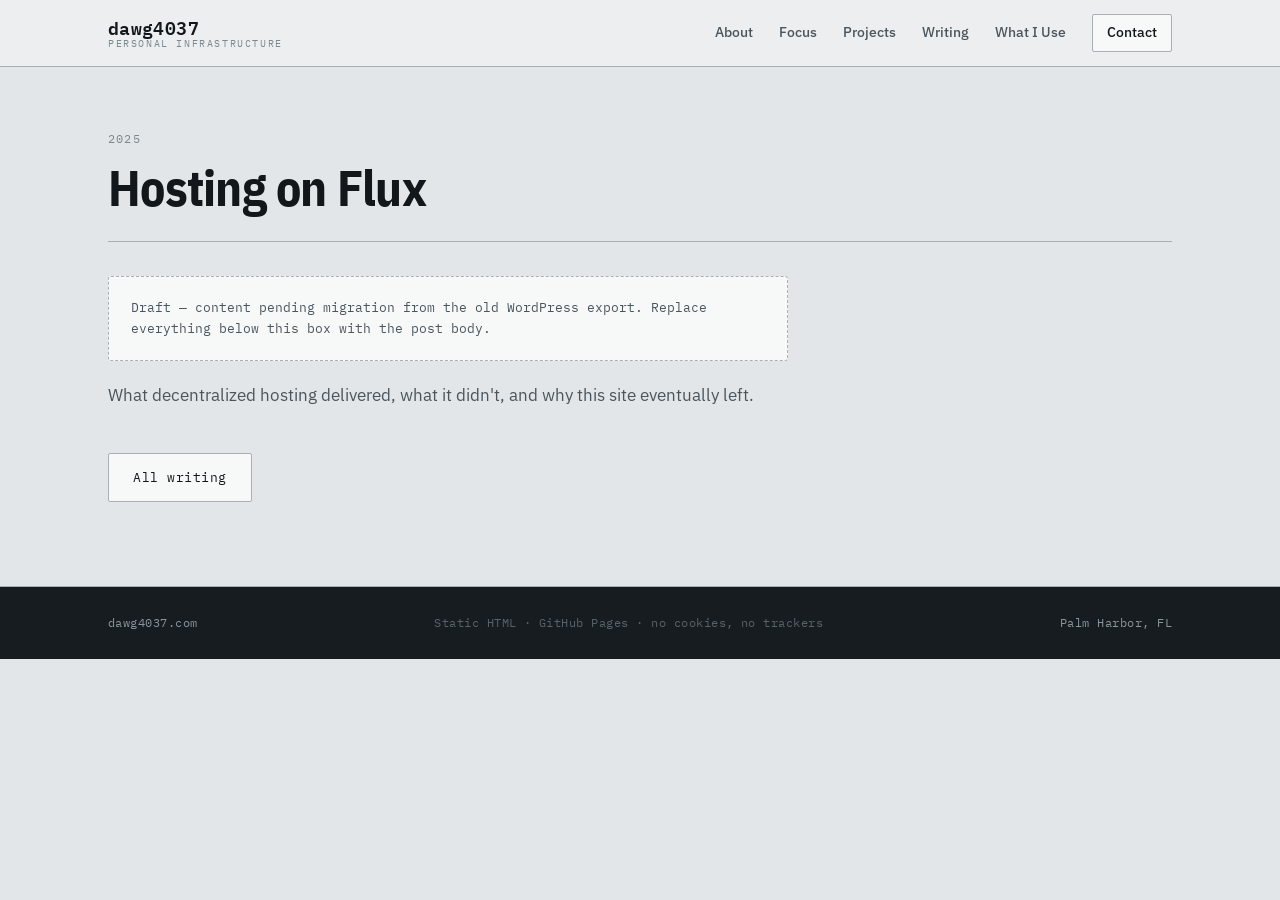
<file: posts/hosting-on-flux.html>
<!DOCTYPE html>
<html lang="en">
<head>
<meta charset="utf-8">
<meta name="viewport" content="width=device-width, initial-scale=1">
<title>Hosting on Flux — dawg4037</title>
<meta name="description" content="What decentralized hosting delivered, what it didn't, and why this site eventually left.">
<link rel="canonical" href="https://dawg4037.com/posts/hosting-on-flux.html">
<link rel="icon" href="/favicon.svg" type="image/svg+xml">
<meta name="theme-color" content="#171C21">
<meta property="og:type" content="article">
<meta property="og:site_name" content="dawg4037">
<meta property="og:title" content="Hosting on Flux — dawg4037">
<meta property="og:description" content="What decentralized hosting delivered, what it didn't, and why this site eventually left.">
<meta property="og:url" content="https://dawg4037.com/posts/hosting-on-flux.html">
<meta property="og:image" content="https://dawg4037.com/img/og-card.jpg">
<meta property="og:image:width" content="1200">
<meta property="og:image:height" content="630">
<meta name="twitter:card" content="summary_large_image">
<meta name="twitter:title" content="Hosting on Flux — dawg4037">
<meta name="twitter:description" content="What decentralized hosting delivered, what it didn't, and why this site eventually left.">
<meta name="twitter:image" content="https://dawg4037.com/img/og-card.jpg">
<script type="application/ld+json">{"@context": "https://schema.org", "@type": "BlogPosting", "headline": "Hosting on Flux", "url": "https://dawg4037.com/posts/hosting-on-flux.html", "author": {"@type": "Person", "name": "dawg4037", "url": "https://dawg4037.com/", "sameAs": ["https://github.com/dawg4037"]}, "image": "https://dawg4037.com/img/og-card.jpg"}</script>
<link rel="preconnect" href="https://fonts.googleapis.com">
<link rel="preconnect" href="https://fonts.gstatic.com" crossorigin>
<link href="https://fonts.googleapis.com/css2?family=IBM+Plex+Mono:wght@400;500;600&family=IBM+Plex+Sans+Condensed:wght@600;700&family=IBM+Plex+Sans:wght@400;500;600&display=swap" rel="stylesheet">
<link rel="stylesheet" href="../css/style.css">
</head>
<body>

<a class="skip" href="#main">Skip to content</a>

<header class="topbar">
  <div class="wrap topbar-inner">
    <a class="wordmark" href="../">
      <span class="wordmark-name">dawg4037</span>
      <span class="wordmark-sub">Personal Infrastructure</span>
    </a>
    <nav class="nav" aria-label="Primary">
      <a href="../#about">About</a>
      <a href="../#focus">Focus</a>
      <a href="../#projects">Projects</a>
      <a href="../#writing">Writing</a>
      <a href="../whatiuse/">What I Use</a>
      <a class="nav-cta" href="../#contact">Contact</a>
    </nav>
  </div>
</header>

<main id="main">
  <article class="post">
    <div class="wrap">
      <div class="post-head">
        <time datetime="2025">2025</time>
        <h1>Hosting on Flux</h1>
      </div>

      <div class="prose">
        <p class="draft">Draft — content pending migration from the old WordPress export.
        Replace everything below this box with the post body.</p>

        <p>What decentralized hosting delivered, what it didn't, and why this site eventually left.</p>
      </div>

      <div class="hero-actions" style="margin-top:44px">
        <a class="btn" href="../#writing">All writing</a>
      </div>
    </div>
  </article>
</main>

<footer class="foot">
  <div class="wrap foot-inner">
    <span>dawg4037.com</span>
    <span class="foot-mid">Static HTML · GitHub Pages · no cookies, no trackers</span>
    <span>Palm Harbor, FL</span>
  </div>
</footer>

</body>
</html>
</file>
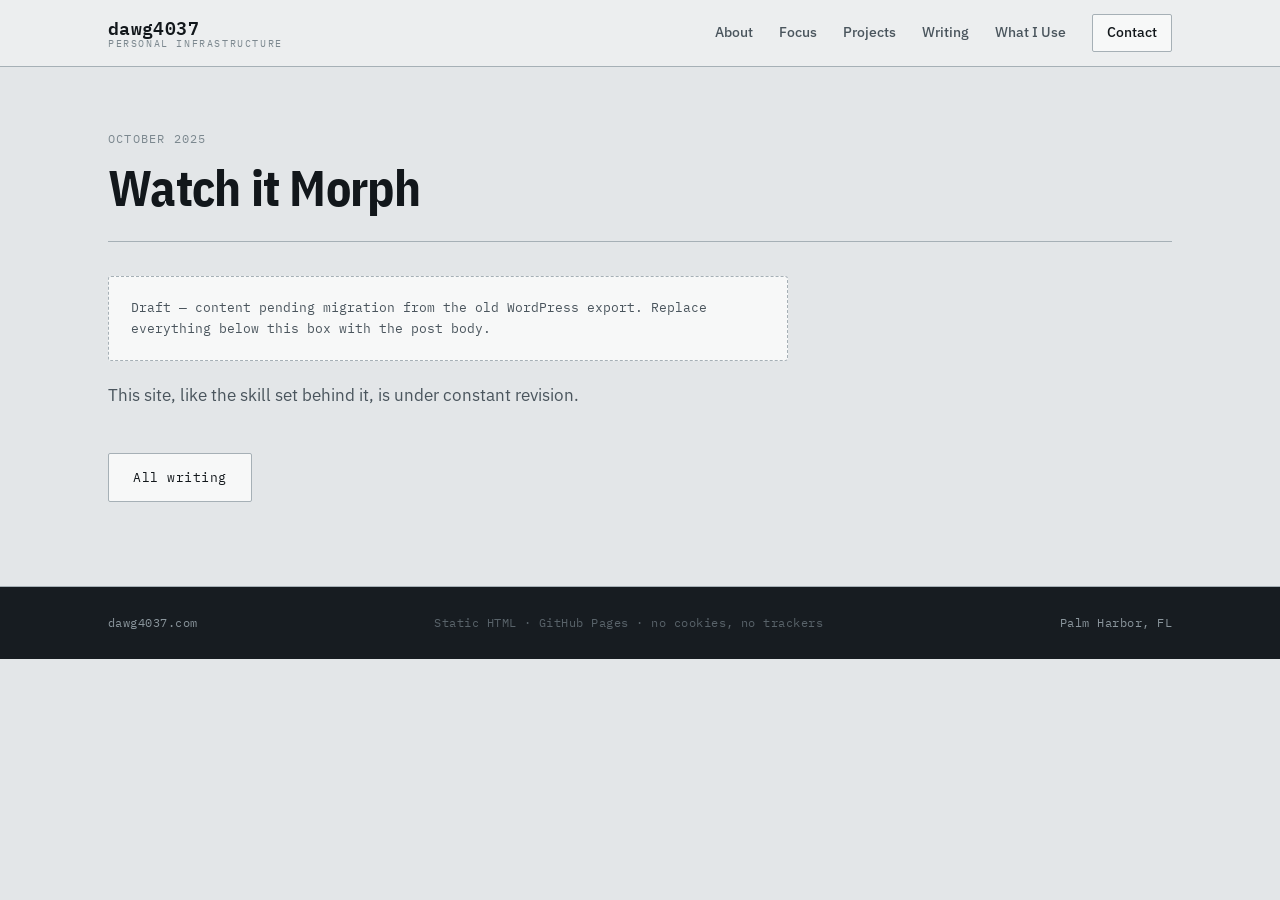
<file: posts/watch-it-morph.html>
<!DOCTYPE html>
<html lang="en">
<head>
<meta charset="utf-8">
<meta name="viewport" content="width=device-width, initial-scale=1">
<title>Watch it Morph — dawg4037</title>
<meta name="description" content="This site, like the skill set behind it, is under constant revision.">
<link rel="canonical" href="https://dawg4037.com/posts/watch-it-morph.html">
<link rel="icon" href="/favicon.svg" type="image/svg+xml">
<meta name="theme-color" content="#171C21">
<meta property="og:type" content="article">
<meta property="og:site_name" content="dawg4037">
<meta property="og:title" content="Watch it Morph — dawg4037">
<meta property="og:description" content="This site, like the skill set behind it, is under constant revision.">
<meta property="og:url" content="https://dawg4037.com/posts/watch-it-morph.html">
<meta property="og:image" content="https://dawg4037.com/img/og-card.jpg">
<meta property="og:image:width" content="1200">
<meta property="og:image:height" content="630">
<meta name="twitter:card" content="summary_large_image">
<meta name="twitter:title" content="Watch it Morph — dawg4037">
<meta name="twitter:description" content="This site, like the skill set behind it, is under constant revision.">
<meta name="twitter:image" content="https://dawg4037.com/img/og-card.jpg">
<script type="application/ld+json">{"@context": "https://schema.org", "@type": "BlogPosting", "headline": "Watch it Morph", "url": "https://dawg4037.com/posts/watch-it-morph.html", "author": {"@type": "Person", "name": "dawg4037", "url": "https://dawg4037.com/", "sameAs": ["https://github.com/dawg4037"]}, "image": "https://dawg4037.com/img/og-card.jpg"}</script>
<link rel="preconnect" href="https://fonts.googleapis.com">
<link rel="preconnect" href="https://fonts.gstatic.com" crossorigin>
<link href="https://fonts.googleapis.com/css2?family=IBM+Plex+Mono:wght@400;500;600&family=IBM+Plex+Sans+Condensed:wght@600;700&family=IBM+Plex+Sans:wght@400;500;600&display=swap" rel="stylesheet">
<link rel="stylesheet" href="../css/style.css">
</head>
<body>

<a class="skip" href="#main">Skip to content</a>

<header class="topbar">
  <div class="wrap topbar-inner">
    <a class="wordmark" href="../">
      <span class="wordmark-name">dawg4037</span>
      <span class="wordmark-sub">Personal Infrastructure</span>
    </a>
    <nav class="nav" aria-label="Primary">
      <a href="../#about">About</a>
      <a href="../#focus">Focus</a>
      <a href="../#projects">Projects</a>
      <a href="../#writing">Writing</a>
      <a href="../whatiuse/">What I Use</a>
      <a class="nav-cta" href="../#contact">Contact</a>
    </nav>
  </div>
</header>

<main id="main">
  <article class="post">
    <div class="wrap">
      <div class="post-head">
        <time datetime="2025-10">October 2025</time>
        <h1>Watch it Morph</h1>
      </div>

      <div class="prose">
        <p class="draft">Draft — content pending migration from the old WordPress export.
        Replace everything below this box with the post body.</p>

        <p>This site, like the skill set behind it, is under constant revision.</p>
      </div>

      <div class="hero-actions" style="margin-top:44px">
        <a class="btn" href="../#writing">All writing</a>
      </div>
    </div>
  </article>
</main>

<footer class="foot">
  <div class="wrap foot-inner">
    <span>dawg4037.com</span>
    <span class="foot-mid">Static HTML · GitHub Pages · no cookies, no trackers</span>
    <span>Palm Harbor, FL</span>
  </div>
</footer>

</body>
</html>
</file>
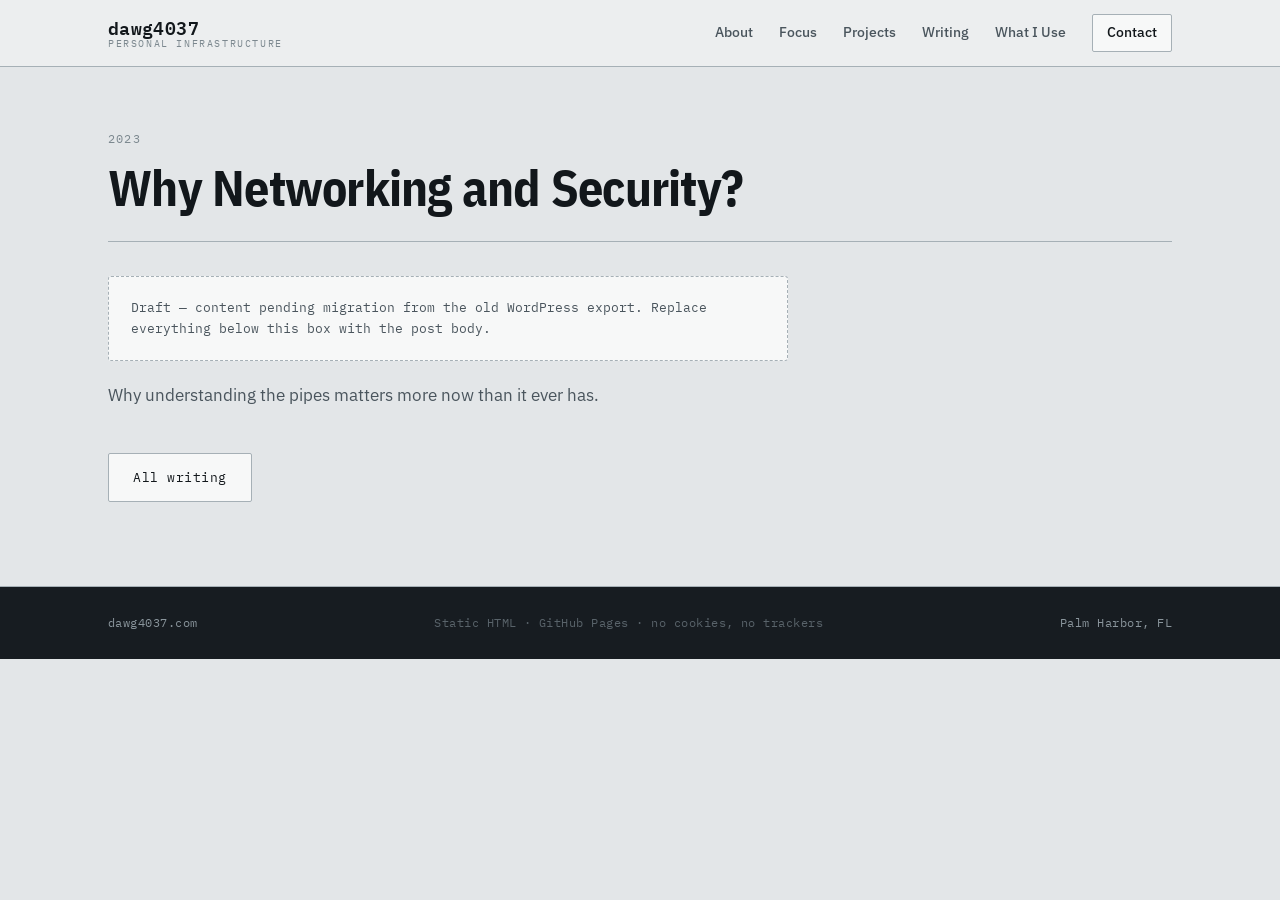
<file: posts/why-networking-and-security.html>
<!DOCTYPE html>
<html lang="en">
<head>
<meta charset="utf-8">
<meta name="viewport" content="width=device-width, initial-scale=1">
<title>Why Networking and Security? — dawg4037</title>
<meta name="description" content="Why understanding the pipes matters more now than it ever has.">
<link rel="canonical" href="https://dawg4037.com/posts/why-networking-and-security.html">
<link rel="icon" href="/favicon.svg" type="image/svg+xml">
<meta name="theme-color" content="#171C21">
<meta property="og:type" content="article">
<meta property="og:site_name" content="dawg4037">
<meta property="og:title" content="Why Networking and Security? — dawg4037">
<meta property="og:description" content="Why understanding the pipes matters more now than it ever has.">
<meta property="og:url" content="https://dawg4037.com/posts/why-networking-and-security.html">
<meta property="og:image" content="https://dawg4037.com/img/og-card.jpg">
<meta property="og:image:width" content="1200">
<meta property="og:image:height" content="630">
<meta name="twitter:card" content="summary_large_image">
<meta name="twitter:title" content="Why Networking and Security? — dawg4037">
<meta name="twitter:description" content="Why understanding the pipes matters more now than it ever has.">
<meta name="twitter:image" content="https://dawg4037.com/img/og-card.jpg">
<script type="application/ld+json">{"@context": "https://schema.org", "@type": "BlogPosting", "headline": "Why Networking and Security?", "url": "https://dawg4037.com/posts/why-networking-and-security.html", "author": {"@type": "Person", "name": "dawg4037", "url": "https://dawg4037.com/", "sameAs": ["https://github.com/dawg4037"]}, "image": "https://dawg4037.com/img/og-card.jpg"}</script>
<link rel="preconnect" href="https://fonts.googleapis.com">
<link rel="preconnect" href="https://fonts.gstatic.com" crossorigin>
<link href="https://fonts.googleapis.com/css2?family=IBM+Plex+Mono:wght@400;500;600&family=IBM+Plex+Sans+Condensed:wght@600;700&family=IBM+Plex+Sans:wght@400;500;600&display=swap" rel="stylesheet">
<link rel="stylesheet" href="../css/style.css">
</head>
<body>

<a class="skip" href="#main">Skip to content</a>

<header class="topbar">
  <div class="wrap topbar-inner">
    <a class="wordmark" href="../">
      <span class="wordmark-name">dawg4037</span>
      <span class="wordmark-sub">Personal Infrastructure</span>
    </a>
    <nav class="nav" aria-label="Primary">
      <a href="../#about">About</a>
      <a href="../#focus">Focus</a>
      <a href="../#projects">Projects</a>
      <a href="../#writing">Writing</a>
      <a href="../whatiuse/">What I Use</a>
      <a class="nav-cta" href="../#contact">Contact</a>
    </nav>
  </div>
</header>

<main id="main">
  <article class="post">
    <div class="wrap">
      <div class="post-head">
        <time datetime="2023">2023</time>
        <h1>Why Networking and Security?</h1>
      </div>

      <div class="prose">
        <p class="draft">Draft — content pending migration from the old WordPress export.
        Replace everything below this box with the post body.</p>

        <p>Why understanding the pipes matters more now than it ever has.</p>
      </div>

      <div class="hero-actions" style="margin-top:44px">
        <a class="btn" href="../#writing">All writing</a>
      </div>
    </div>
  </article>
</main>

<footer class="foot">
  <div class="wrap foot-inner">
    <span>dawg4037.com</span>
    <span class="foot-mid">Static HTML · GitHub Pages · no cookies, no trackers</span>
    <span>Palm Harbor, FL</span>
  </div>
</footer>

</body>
</html>
</file>
<file: css/style.css>
/* ==========================================================================
   dawg4037.com
   Direction: technical spec sheet. Light chassis-grey field, dark instrument
   panels, one semantic status colour. Type: IBM Plex (Condensed / Sans / Mono).
   ========================================================================== */

:root {
  /* Field — cool chassis grey, not cream, not black */
  --field:      #E3E6E8;
  --field-alt:  #ECEEEF;
  --paper:      #F7F8F8;

  /* Ink */
  --ink:        #12171B;
  --ink-2:      #4A555D;
  --ink-3:      #7C888F;

  /* Rails and rules */
  --rule:       #C3CACE;
  --rule-hard:  #A6B0B6;

  /* Chassis — the dark instrument panels */
  --chassis:    #171C21;
  --chassis-2:  #232A31;

  /* Status — semantic only. Never decorative. */
  --link:       #2E8B60;   /* link up */
  --link-glow:  #59C48F;
  --amber:      #C98A12;   /* negotiating */

  --shadow:     0 1px 0 #FFFFFF inset, 0 1px 2px rgba(18,23,27,.10);

  --wrap: 1120px;
}

*, *::before, *::after { box-sizing: border-box; }

html { scroll-behavior: smooth; }
@media (prefers-reduced-motion: reduce) {
  html { scroll-behavior: auto; }
  * { animation: none !important; transition: none !important; }
}

body {
  margin: 0;
  background: var(--field);
  color: var(--ink);
  font-family: "IBM Plex Sans", system-ui, sans-serif;
  font-size: 17px;
  line-height: 1.65;
  -webkit-font-smoothing: antialiased;
}

.wrap { max-width: var(--wrap); margin: 0 auto; padding: 0 28px; }

a { color: inherit; }

.skip {
  position: absolute; left: -9999px;
}
.skip:focus {
  left: 12px; top: 12px; z-index: 99;
  background: var(--ink); color: var(--paper);
  padding: 10px 16px; border-radius: 2px;
}

:focus-visible {
  outline: 2px solid var(--ink);
  outline-offset: 3px;
}

/* --------------------------------------------------------------- topbar */
.topbar {
  border-bottom: 1px solid var(--rule-hard);
  background: var(--field-alt);
  position: sticky; top: 0; z-index: 20;
}
.topbar-inner {
  display: flex; align-items: center; justify-content: space-between;
  gap: 24px; min-height: 66px;
}
.wordmark { text-decoration: none; display: flex; flex-direction: column; line-height: 1.15; }
.wordmark-name {
  font-family: "IBM Plex Mono", monospace;
  font-weight: 600; font-size: 18px; letter-spacing: .02em;
}
.wordmark-sub {
  font-family: "IBM Plex Mono", monospace;
  font-size: 10px; letter-spacing: .16em; text-transform: uppercase;
  color: var(--ink-3);
}
.nav { display: flex; align-items: center; gap: 26px; }
.nav a {
  text-decoration: none;
  font-size: 14px; font-weight: 500;
  color: var(--ink-2);
  padding: 4px 0;
  border-bottom: 1px solid transparent;
}
.nav a:hover { color: var(--ink); border-bottom-color: var(--ink); }
.nav .nav-cta {
  border: 1px solid var(--rule-hard);
  border-radius: 2px;
  padding: 6px 14px;
  background: var(--paper);
  color: var(--ink);
}
.nav .nav-cta:hover { background: var(--ink); color: var(--paper); border-color: var(--ink); }

/* --------------------------------------------------------------- hero */
.hero { padding: 76px 0 64px; }

.eyebrow {
  font-family: "IBM Plex Mono", monospace;
  font-size: 12px; letter-spacing: .1em; text-transform: uppercase;
  color: var(--ink-3);
  margin: 0 0 26px;
}
.status-ok { color: var(--link); font-weight: 600; }

.hero-title {
  font-family: "IBM Plex Sans Condensed", sans-serif;
  font-weight: 700;
  font-size: clamp(40px, 6.4vw, 76px);
  line-height: 1.02;
  letter-spacing: -.02em;
  margin: 0 0 24px;
  max-width: 15ch;
}
.hero-title em {
  font-style: normal;
  color: var(--ink-2);
}

.hero-lede {
  max-width: 58ch;
  font-size: 19px;
  color: var(--ink-2);
  margin: 0 0 44px;
}

/* ---- SIGNATURE: the faceplate ---- */
.faceplate {
  position: relative;
  background: linear-gradient(180deg, var(--chassis-2) 0%, var(--chassis) 100%);
  border: 1px solid #0B0E11;
  border-radius: 4px;
  padding: 20px 30px;
  display: flex; align-items: center; gap: 34px; flex-wrap: wrap;
  box-shadow: 0 10px 30px rgba(18,23,27,.22), 0 1px 0 rgba(255,255,255,.10) inset;
}
.screw {
  position: absolute; width: 9px; height: 9px; border-radius: 50%;
  background: radial-gradient(circle at 35% 35%, #6D767C, #363D43);
  box-shadow: 0 1px 1px rgba(0,0,0,.5);
}
.screw-tl { top: 9px;  left: 9px; }
.screw-bl { bottom: 9px; left: 9px; }
.screw-tr { top: 9px;  right: 9px; }
.screw-br { bottom: 9px; right: 9px; }

.faceplate-brand { display: flex; flex-direction: column; padding-left: 8px; }
.fp-model {
  font-family: "IBM Plex Mono", monospace;
  font-weight: 600; font-size: 17px; letter-spacing: .06em;
  color: #E8ECEE;
}
.fp-class {
  font-family: "IBM Plex Mono", monospace;
  font-size: 10px; letter-spacing: .14em; text-transform: uppercase;
  color: #6E7A82;
}

.faceplate-ports { display: flex; gap: 12px; margin-left: auto; }
.port {
  display: flex; flex-direction: column; align-items: center; gap: 5px;
  cursor: default;
}
.led {
  width: 6px; height: 6px; border-radius: 50%;
  background: #39424A;
}
.led-on {
  background: var(--link-glow);
  box-shadow: 0 0 6px var(--link-glow);
  animation: flicker 2.6s infinite;
}
.led-amber {
  background: var(--amber);
  box-shadow: 0 0 6px var(--amber);
  animation: flicker 1.1s infinite;
}
@keyframes flicker {
  0%, 88%, 100% { opacity: 1; }
  92%           { opacity: .35; }
}
.jack {
  width: 30px; height: 24px;
  border-radius: 2px;
  background: linear-gradient(180deg, #0C0F12, #1A2026);
  border: 1px solid #39424A;
  position: relative;
}
.jack::after {
  content: "";
  position: absolute; top: -1px; left: 50%; transform: translateX(-50%);
  width: 10px; height: 7px;
  background: #39424A;
  border-radius: 0 0 2px 2px;
}
.port-no {
  font-family: "IBM Plex Mono", monospace;
  font-size: 9px; color: #6E7A82; letter-spacing: .06em;
}
.port:hover .jack { border-color: var(--link-glow); }

.faceplate-readout {
  width: 100%;
  display: flex; justify-content: space-between; align-items: baseline;
  border-top: 1px solid #2C343A;
  margin-top: 4px; padding-top: 12px;
  font-family: "IBM Plex Mono", monospace;
  font-size: 12px;
}
.fp-hint { color: #58626A; letter-spacing: .1em; text-transform: uppercase; font-size: 10px; }
.fp-out  { color: var(--link-glow); }

.hero-actions { display: flex; gap: 14px; flex-wrap: wrap; margin-top: 36px; }

.btn {
  display: inline-block;
  font-family: "IBM Plex Mono", monospace;
  font-size: 13px; letter-spacing: .04em;
  text-decoration: none;
  padding: 13px 24px;
  border: 1px solid var(--rule-hard);
  border-radius: 2px;
  background: var(--paper);
  color: var(--ink);
  transition: background .15s, color .15s, border-color .15s;
}
.btn:hover { border-color: var(--ink); }
.btn-primary { background: var(--ink); color: var(--paper); border-color: var(--ink); }
.btn-primary:hover { background: var(--chassis-2); }

/* --------------------------------------------------------------- units */
.unit { border-top: 1px solid var(--rule-hard); padding: 68px 0; }
.unit:nth-of-type(even) { background: var(--field-alt); }
.unit-last { padding-bottom: 84px; }

.unit-inner { display: grid; grid-template-columns: 132px 1fr; gap: 36px; }

.unit-rail {
  display: flex; flex-direction: column; gap: 4px;
  border-right: 1px solid var(--rule);
  padding-top: 6px;
}
.u-no {
  font-family: "IBM Plex Mono", monospace;
  font-size: 30px; font-weight: 600; line-height: 1;
  color: var(--ink);
}
.u-name {
  font-family: "IBM Plex Mono", monospace;
  font-size: 10px; letter-spacing: .16em; text-transform: uppercase;
  color: var(--ink-3);
}

.unit-title {
  font-family: "IBM Plex Sans Condensed", sans-serif;
  font-weight: 700;
  font-size: clamp(26px, 3vw, 34px);
  letter-spacing: -.01em;
  line-height: 1.15;
  margin: 0 0 10px;
}
.unit-lede { color: var(--ink-2); margin: 0 0 34px; max-width: 62ch; }

/* --------------------------------------------------------------- cards */
.grid-3 {
  display: grid;
  grid-template-columns: repeat(auto-fit, minmax(240px, 1fr));
  gap: 18px;
}
.card {
  position: relative;
  background: var(--paper);
  border: 1px solid var(--rule);
  border-radius: 3px;
  padding: 24px;
  box-shadow: var(--shadow);
}
.card h3 {
  font-family: "IBM Plex Sans Condensed", sans-serif;
  font-size: 19px; font-weight: 700;
  margin: 0 0 10px;
}
.card p { margin: 0; font-size: 15.5px; color: var(--ink-2); }

.card-project { padding-top: 30px; }
.card-state {
  position: absolute; top: 12px; right: 14px;
  font-family: "IBM Plex Mono", monospace;
  font-size: 10px; letter-spacing: .12em; text-transform: uppercase;
  display: flex; align-items: center; gap: 6px;
}
.card-state::before {
  content: ""; width: 6px; height: 6px; border-radius: 50%;
}
.state-live { color: var(--link); }
.state-live::before { background: var(--link); box-shadow: 0 0 5px var(--link); }
.state-wip  { color: var(--amber); }
.state-wip::before  { background: var(--amber); box-shadow: 0 0 5px var(--amber); }

.tags {
  list-style: none; display: flex; flex-wrap: wrap; gap: 6px;
  margin: 16px 0 0; padding: 0;
}
.tags li {
  font-family: "IBM Plex Mono", monospace;
  font-size: 11px; color: var(--ink-3);
  border: 1px solid var(--rule);
  border-radius: 2px;
  padding: 3px 8px;
  background: var(--field-alt);
}

/* --------------------------------------------------------------- spec table */
.spec-table { margin: 0; }
.spec-row {
  display: grid; grid-template-columns: 260px 1fr; gap: 24px;
  padding: 16px 0;
  border-top: 1px solid var(--rule);
  align-items: baseline;
}
.spec-row:last-child { border-bottom: 1px solid var(--rule); }
.spec-row dt {
  font-family: "IBM Plex Sans Condensed", sans-serif;
  font-weight: 700; font-size: 18px;
  display: flex; align-items: baseline; gap: 10px;
}
.spec-idx {
  font-family: "IBM Plex Mono", monospace;
  font-size: 12px; font-weight: 500; color: var(--ink-3);
}
.spec-row dd { margin: 0; color: var(--ink-2); font-size: 15.5px; }

/* --------------------------------------------------------------- posts */
.post-list { list-style: none; margin: 0; padding: 0; }
.post-list li { border-top: 1px solid var(--rule); }
.post-list li:last-child { border-bottom: 1px solid var(--rule); }
.post-list a {
  display: grid;
  grid-template-columns: 92px minmax(190px, 260px) 1fr 28px;
  gap: 24px; align-items: baseline;
  padding: 20px 8px;
  text-decoration: none;
  transition: background .15s, padding .15s;
}
.post-list a:hover { background: var(--paper); padding-left: 16px; }
.post-list time {
  font-family: "IBM Plex Mono", monospace;
  font-size: 12px; color: var(--ink-3); letter-spacing: .04em;
}
.post-title {
  font-family: "IBM Plex Sans Condensed", sans-serif;
  font-weight: 700; font-size: 19px;
}
.post-desc { color: var(--ink-2); font-size: 15px; }
.post-go { color: var(--ink-3); text-align: right; }
.post-list a:hover .post-go { color: var(--ink); }

/* --------------------------------------------------------------- footer */
.foot {
  border-top: 1px solid var(--rule-hard);
  background: var(--chassis);
  color: #8A959C;
  padding: 26px 0;
}
.foot-inner {
  display: flex; justify-content: space-between; gap: 16px; flex-wrap: wrap;
  font-family: "IBM Plex Mono", monospace;
  font-size: 12px; letter-spacing: .04em;
}
.foot-mid { color: #59636A; }

/* --------------------------------------------------------------- responsive */
@media (max-width: 860px) {
  .nav { gap: 16px; }
  .nav a:not(.nav-cta) { display: none; }
  .unit-inner { grid-template-columns: 1fr; gap: 20px; }
  .unit-rail {
    flex-direction: row; align-items: baseline; gap: 10px;
    border-right: 0; border-bottom: 1px solid var(--rule);
    padding-bottom: 8px;
  }
  .u-no { font-size: 20px; }
  .spec-row { grid-template-columns: 1fr; gap: 6px; }
  .post-list a { grid-template-columns: 1fr; gap: 6px; padding: 18px 8px; }
  .post-go { display: none; }
  .faceplate { gap: 20px; padding: 18px 20px; }
  .faceplate-ports { margin-left: 0; flex-wrap: wrap; }
  .foot-inner { justify-content: flex-start; flex-direction: column; gap: 6px; }
}

/* --------------------------------------------------------------- subpages */
.hero-tight { padding: 56px 0 64px; }
.hero-title-sm { font-size: clamp(36px, 4.6vw, 54px); max-width: 20ch; }
.hero-tight .hero-lede { margin-bottom: 40px; }

/* --------------------------------------------------------------- article */
.post { padding: 56px 0 84px; }
.post-head { border-bottom: 1px solid var(--rule-hard); padding-bottom: 26px; margin-bottom: 34px; }
.post-head time {
  font-family: "IBM Plex Mono", monospace;
  font-size: 12px; letter-spacing: .1em; text-transform: uppercase;
  color: var(--ink-3);
}
.post-head h1 {
  font-family: "IBM Plex Sans Condensed", sans-serif;
  font-weight: 700;
  font-size: clamp(32px, 4.4vw, 50px);
  line-height: 1.08; letter-spacing: -.015em;
  margin: 10px 0 0;
}
.prose { max-width: 68ch; }
.prose p { color: var(--ink-2); margin: 0 0 20px; }
.prose h2 {
  font-family: "IBM Plex Sans Condensed", sans-serif;
  font-size: 24px; margin: 36px 0 12px; color: var(--ink);
}
.prose a { color: var(--ink); text-decoration-color: var(--rule-hard); text-underline-offset: 3px; }
.prose a:hover { text-decoration-color: var(--ink); }
.prose code {
  font-family: "IBM Plex Mono", monospace; font-size: .9em;
  background: var(--paper); border: 1px solid var(--rule);
  border-radius: 2px; padding: 1px 5px;
}
.draft {
  border: 1px dashed var(--rule-hard);
  background: var(--paper);
  border-radius: 3px;
  padding: 20px 22px;
  font-family: "IBM Plex Mono", monospace;
  font-size: 13px; color: var(--ink-3);
  margin: 0 0 28px;
}

/* --------------------------------------------------------------- 404 */
.notfound { padding: 110px 0 130px; text-align: center; }
.notfound h1 {
  font-family: "IBM Plex Mono", monospace;
  font-size: clamp(56px, 12vw, 120px); margin: 0; letter-spacing: -.02em;
}
.notfound p { color: var(--ink-2); margin: 12px 0 30px; }

/* --------------------------------------------------------------- build log */
.revlog { list-style: none; margin: 0; padding: 0; }
.rev {
  display: grid; grid-template-columns: 132px 1fr; gap: 24px;
  padding: 22px 0; border-top: 1px solid var(--rule);
}
.rev:last-child { border-bottom: 1px solid var(--rule); }
.rev-head { display: flex; flex-direction: column; gap: 2px; padding-top: 2px; }
.rev-no {
  font-family: "IBM Plex Mono", monospace; font-weight: 600; font-size: 15px; color: var(--ink);
}
.rev-head time {
  font-family: "IBM Plex Mono", monospace; font-size: 11px; letter-spacing: .08em;
  text-transform: uppercase; color: var(--ink-3);
}
.rev-shots {
  display: grid; grid-template-columns: repeat(auto-fill, minmax(200px, 1fr)); gap: 16px;
  align-items: start;
}
.shot { margin: 0; }
.shot a {
  display: block; background: var(--chassis); border: 1px solid var(--rule-hard);
  border-radius: 3px; overflow: hidden; box-shadow: var(--shadow);
}
.shot img {
  display: block; width: 100%; height: auto; aspect-ratio: 3 / 4; object-fit: cover;
  transition: transform .25s ease, opacity .25s ease;
}
.shot a:hover img { transform: scale(1.03); opacity: .92; }
.shot figcaption { margin-top: 8px; font-size: 13.5px; line-height: 1.5; color: var(--ink-2); }

/* project card photo */
.card-photo {
  display: block; margin: -30px -24px 18px; border-bottom: 1px solid var(--rule);
  border-radius: 3px 3px 0 0; overflow: hidden; background: var(--chassis);
}
.card-photo img { display: block; width: 100%; height: 200px; object-fit: cover; }
.card-project:has(.card-photo) .card-state {
  background: var(--paper); padding: 3px 8px; border-radius: 2px; z-index: 1;
}

@media (max-width: 860px) {
  .rev { grid-template-columns: 1fr; gap: 10px; }
  .rev-head { flex-direction: row; gap: 10px; align-items: baseline; }
  .rev-shots { grid-template-columns: repeat(2, 1fr); gap: 12px; }
}
</file>
<file: css/crt.css>
/* ==========================================================================
   dawg4037.com — CRT terminal
   A physical monitor: curved glass, phosphor bloom, aperture grille,
   scanlines, rolling refresh bar, degauss on power-on.
   ========================================================================== */

:root {
  --p:      #39FF6A;              /* green phosphor */
  --p-dim:  #1E8F3C;
  --p-glow: rgba(57,255,106,.55);
  --p-amber:#FFB000;
}

/* ---------------------------------------------------------------- monitor */
.crt {
  position: relative;
  background: linear-gradient(180deg,#3A3F44 0%,#2A2E33 6%,#23272B 55%,#1B1E22 100%);
  border: 1px solid #14171A;
  border-radius: 22px 22px 16px 16px;
  padding: 26px 26px 0;
  box-shadow:
    0 40px 70px -30px rgba(10,14,18,.65),
    0 2px 0 rgba(255,255,255,.09) inset,
    0 -2px 0 rgba(0,0,0,.5) inset;
}
.crt::before {                     /* moulding seam */
  content: "";
  position: absolute; inset: 10px;
  border: 1px solid rgba(255,255,255,.045);
  border-radius: 16px;
  pointer-events: none;
}

/* ---------------------------------------------------------------- glass */
.screen {
  position: relative;
  aspect-ratio: 4 / 3;
  border-radius: 26px / 34px;       /* tube curvature */
  overflow: hidden;
  background: radial-gradient(120% 120% at 50% 45%, #0B140E 0%, #050906 65%, #020403 100%);
  box-shadow:
    0 0 0 10px #17191C,
    0 0 0 11px #0D0F11,
    0 14px 26px rgba(0,0,0,.6) inset,
    0 0 60px rgba(57,255,106,.06) inset;
  animation: crt-flicker 5.2s infinite steps(1, end);
}
@keyframes crt-flicker {
  0%,96%,100% { filter: brightness(1); }
  97%         { filter: brightness(1.06); }
  98%         { filter: brightness(.94); }
  99%         { filter: brightness(1.03); }
}

.screen-inner {
  position: absolute; inset: 0;
  padding: 34px 38px;
  font-family: "IBM Plex Mono", monospace;
  font-size: clamp(11px, 1.35vw, 15px);
  line-height: 1.55;
  color: var(--p);
  text-shadow: 0 0 1px var(--p), 0 0 7px var(--p-glow), 0 0 22px rgba(57,255,106,.22);
  white-space: pre-wrap;
  overflow: hidden;
  transform: scale(1.006);
}
.screen-inner .dim  { color: var(--p-dim);  text-shadow: 0 0 5px rgba(30,143,60,.4); }
.screen-inner .warn { color: var(--p-amber); text-shadow: 0 0 7px rgba(255,176,0,.5); }
.screen-inner .hi   { color: #CFFFE0;        text-shadow: 0 0 8px var(--p-glow); }

.cursor {
  display: inline-block;
  width: .62em; height: 1.02em;
  vertical-align: -.16em;
  background: var(--p);
  box-shadow: 0 0 8px var(--p-glow);
  animation: crt-blink 1.06s steps(1, end) infinite;
}
@keyframes crt-blink { 0%,49% { opacity: 1; } 50%,100% { opacity: 0; } }

/* ---------------------------------------------------------------- overlays */
.scanlines {
  position: absolute; inset: 0; pointer-events: none;
  background: repeating-linear-gradient(
    to bottom,
    rgba(0,0,0,0) 0px, rgba(0,0,0,0) 1px,
    rgba(0,0,0,.30) 2px, rgba(0,0,0,.30) 3px
  );
  mix-blend-mode: multiply;
  opacity: .9;
}
.mask {                             /* aperture grille */
  position: absolute; inset: 0; pointer-events: none;
  background: repeating-linear-gradient(
    to right,
    rgba(255,0,0,.055) 0px,
    rgba(0,255,0,.055) 1px,
    rgba(0,0,255,.055) 2px,
    rgba(0,0,0,0) 3px
  );
}
.roll {
  position: absolute; left: 0; right: 0; height: 22%; pointer-events: none;
  background: linear-gradient(180deg, rgba(255,255,255,0), rgba(255,255,255,.035), rgba(255,255,255,0));
  animation: crt-roll 7.5s linear infinite;
}
@keyframes crt-roll { from { top: -25%; } to { top: 105%; } }

.vignette {
  position: absolute; inset: 0; pointer-events: none;
  background: radial-gradient(120% 110% at 50% 45%, rgba(0,0,0,0) 52%, rgba(0,0,0,.55) 100%);
}
.glare {
  position: absolute; inset: 0; pointer-events: none;
  background: linear-gradient(128deg, rgba(255,255,255,.075) 0%, rgba(255,255,255,.02) 22%, rgba(255,255,255,0) 46%);
}

/* ---------------------------------------------------------------- power-on */
.screen.booting .screen-inner { animation: crt-degauss 1.1s ease-out; }
@keyframes crt-degauss {
  0%   { transform: scaleY(.004) scaleX(1.2); filter: brightness(3); }
  35%  { transform: scaleY(.05)  scaleX(1.05); filter: brightness(2); }
  70%  { transform: scaleY(1.02) scaleX(1);    filter: brightness(1.25); }
  100% { transform: scale(1.006);              filter: brightness(1); }
}

/* ---------------------------------------------------------------- chin */
.chin {
  display: flex; align-items: center; justify-content: space-between;
  padding: 16px 6px 18px;
}
.badge {
  font-family: "IBM Plex Mono", monospace;
  font-size: 12px; font-weight: 600; letter-spacing: .22em;
  color: #7B848B;
  text-shadow: 0 1px 0 rgba(0,0,0,.6);
}
.badge span { color: #4E565C; font-weight: 400; letter-spacing: .14em; }

.controls { display: flex; align-items: center; gap: 14px; }
.knob {
  width: 16px; height: 16px; border-radius: 50%;
  background: radial-gradient(circle at 35% 30%, #4C5359, #22262A);
  box-shadow: 0 1px 2px rgba(0,0,0,.6), 0 1px 0 rgba(255,255,255,.07) inset;
}
.pwr {
  display: flex; align-items: center; gap: 8px;
  padding: 4px 2px;
  border: 0; background: none; cursor: pointer;
  font-family: "IBM Plex Mono", monospace;
  font-size: 10px; letter-spacing: .16em; text-transform: uppercase;
  color: #6E777D;
}
.pwr:hover { color: #AEB6BB; }
.led-pwr {
  width: 8px; height: 8px; border-radius: 50%;
  background: #1E8F3C;
  box-shadow: 0 0 7px #39FF6A, 0 0 2px #39FF6A inset;
}
.led-pwr.off { background: #2A2E33; box-shadow: none; }

/* ---------------------------------------------------------------- stand */
.stand {
  width: 34%; height: 16px; margin: 0 auto;
  background: linear-gradient(180deg,#23272B,#171A1D);
  border-radius: 0 0 6px 6px;
  box-shadow: 0 8px 18px -6px rgba(0,0,0,.6);
}
.base {
  width: 52%; height: 11px; margin: 0 auto;
  background: linear-gradient(180deg,#2A2E33,#14171A);
  border-radius: 8px;
  box-shadow: 0 16px 26px -12px rgba(0,0,0,.55);
}

@media (prefers-reduced-motion: reduce) {
  .screen, .roll, .cursor { animation: none; }
  .screen.booting .screen-inner { animation: none; }
}
</file>
